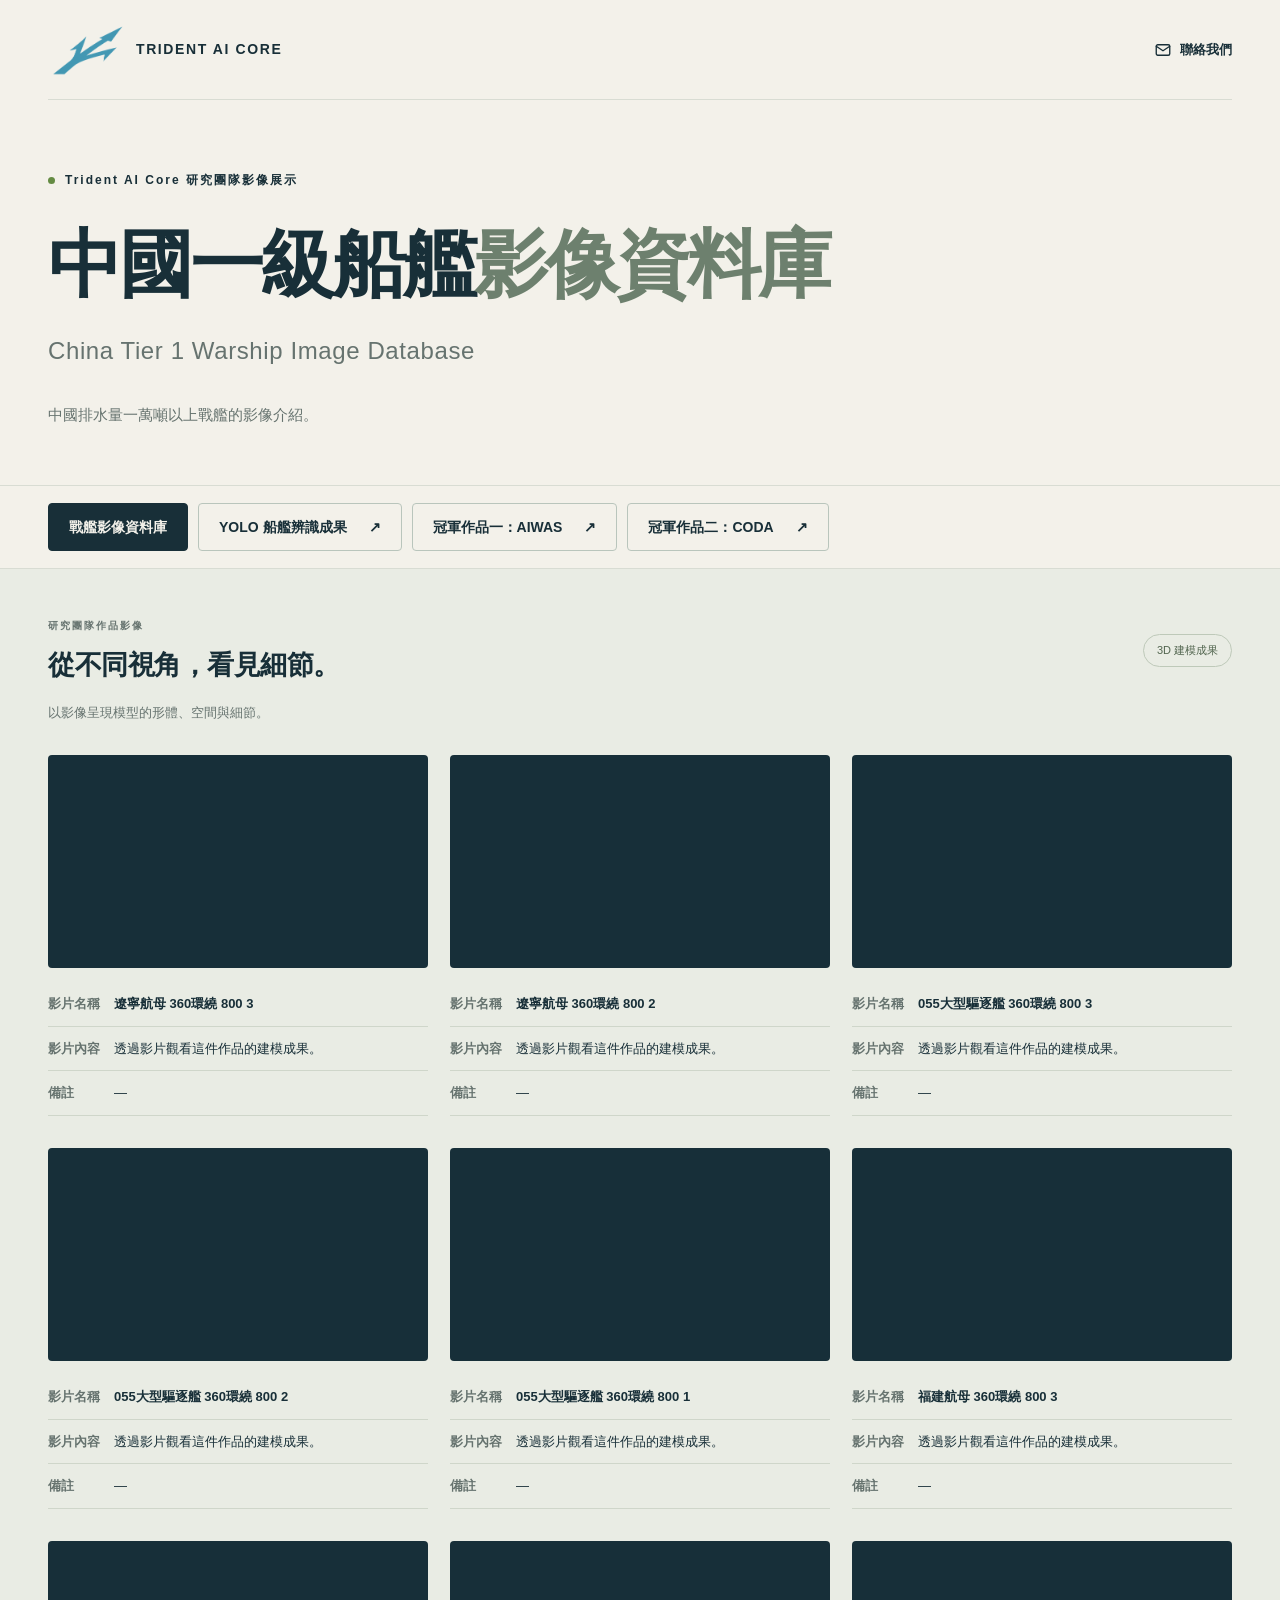
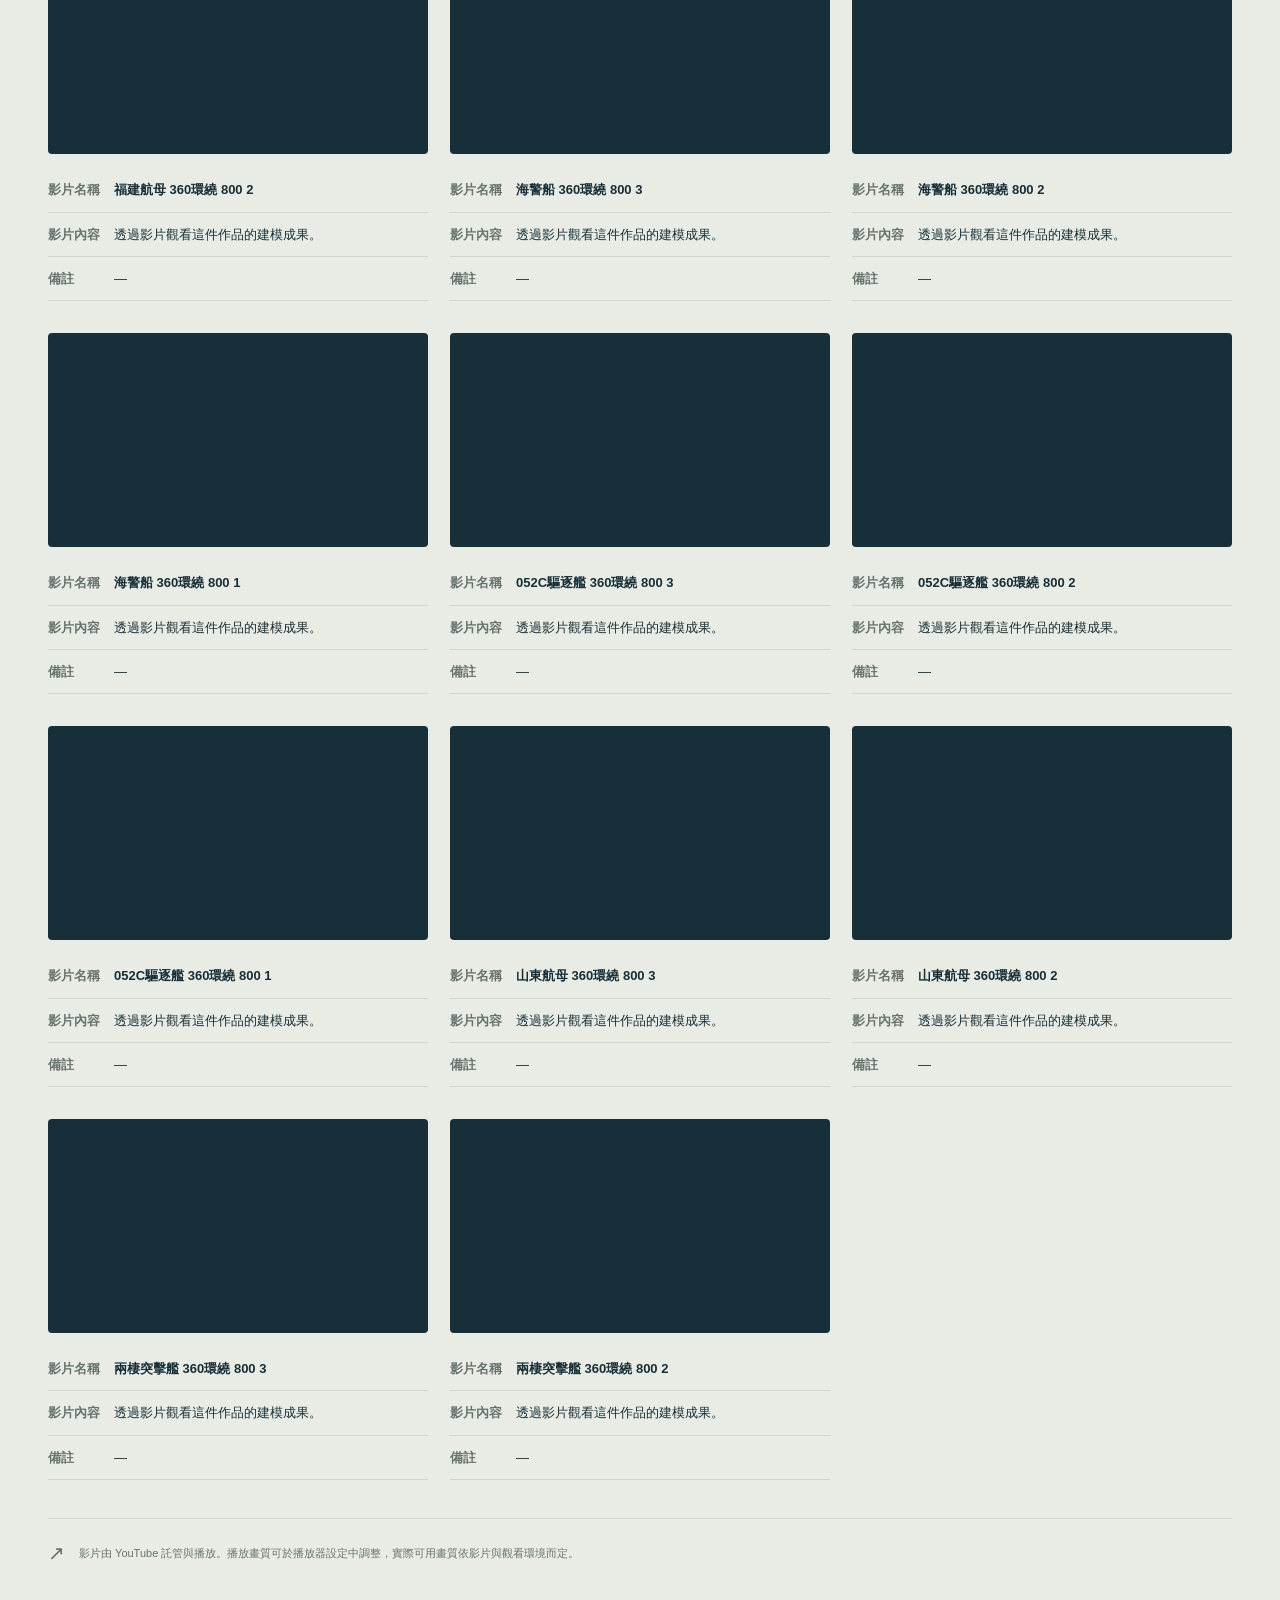
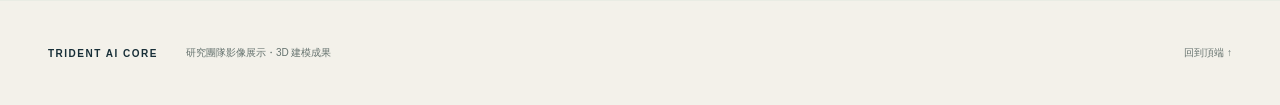
<file: index.html>
<!doctype html>
<html lang="zh-Hant">
<head>
  <meta charset="utf-8">
  <meta name="viewport" content="width=device-width, initial-scale=1">
  <meta name="description" content="Trident AI Core｜AI影像辨識與Edge AI">
  <meta property="og:type" content="website">
  <meta property="og:site_name" content="Trident AI Core">
  <meta property="og:title" content="Trident AI Core">
  <meta property="og:description" content="Trident AI Core｜AI影像辨識與Edge AI">
  <meta property="og:url" content="https://jmis0532.github.io/Trident-AI-Core/">
  <meta name="color-scheme" content="light">
  <title>Trident AI Core</title>
  <link rel="stylesheet" href="styles.css?v=16">
  <script src="videos.js?v=6" defer></script>
  <script src="app.js?v=2" defer></script>
</head>
<body>
  <header class="site-header wrap">
    <a class="brand" href="./" aria-label="Trident AI Core 首頁"><img class="brand-logo" src="Trident%20AI%20Core%20LOGO/Logo-transparent.png" width="76" height="54" alt="Trident AI Core 研究團隊標誌"> TRIDENT AI CORE</a>
    <a class="nav-link contact-link" href="https://mail.google.com/mail/?view=cm&amp;fs=1&amp;to=lee320808@gmail.com" target="_blank" rel="noopener noreferrer" aria-label="聯絡我們：以 Gmail 寄信至 lee320808@gmail.com（另開新視窗）"><svg class="contact-icon" viewBox="0 0 24 24" width="18" height="18" fill="none" stroke="currentColor" stroke-width="1.8" stroke-linecap="round" stroke-linejoin="round" aria-hidden="true" focusable="false"><rect x="3" y="5" width="18" height="14" rx="2"/><path d="m3 7 9 6 9-6"/></svg>聯絡我們</a>
  </header>
  <main>
    <section class="hero wrap" aria-labelledby="page-title">
      <div class="eyebrow"><span></span> Trident AI Core 研究團隊影像展示</div>
      <h1 id="page-title">中國一級船艦<span>影像資料庫</span></h1>
      <p class="hero-subtitle" lang="en">China Tier 1 Warship Image Database</p>
      <div class="hero-bottom"><p>中國排水量一萬噸以上戰艦的影像介紹。</p></div>
    </section>
    <nav class="collection-nav" aria-label="影像展示入口">
      <div class="wrap collection-links">
        <a href="./" aria-current="page">戰艦影像資料庫</a>
        <a href="yolo.html">YOLO 船艦辨識成果 <span aria-hidden="true">↗</span></a>
        <a href="aiwas.html">冠軍作品一：AIWAS <span aria-hidden="true">↗</span></a>
        <a href="coda.html">冠軍作品二：CODA <span aria-hidden="true">↗</span></a>
      </div>
    </nav>
    <section class="gallery-section" id="works" aria-labelledby="gallery-title">
      <div class="wrap">
        <div class="section-heading"><div><div class="eyebrow">研究團隊作品影像</div><h2 id="gallery-title">從不同視角，看見細節。</h2></div><span class="test-label">3D 建模成果</span></div>
        <p class="gallery-note">以影像呈現模型的形體、空間與細節。</p>
        <div class="video-grid" id="video-grid"></div>
        <noscript><p class="noscript-note">請啟用 JavaScript，以顯示影片展示欄位。</p></noscript>
        <div class="viewing-note"><span class="note-icon" aria-hidden="true">↗</span><p>影片由 YouTube 託管與播放。播放畫質可於播放器設定中調整，實際可用畫質依影片與觀看環境而定。</p></div>
      </div>
    </section>
  </main>
  <footer class="wrap"><span class="footer-brand">TRIDENT AI CORE</span><span>研究團隊影像展示・3D 建模成果</span><a href="#page-title">回到頂端 ↑</a></footer>
</body>
</html>
</file>
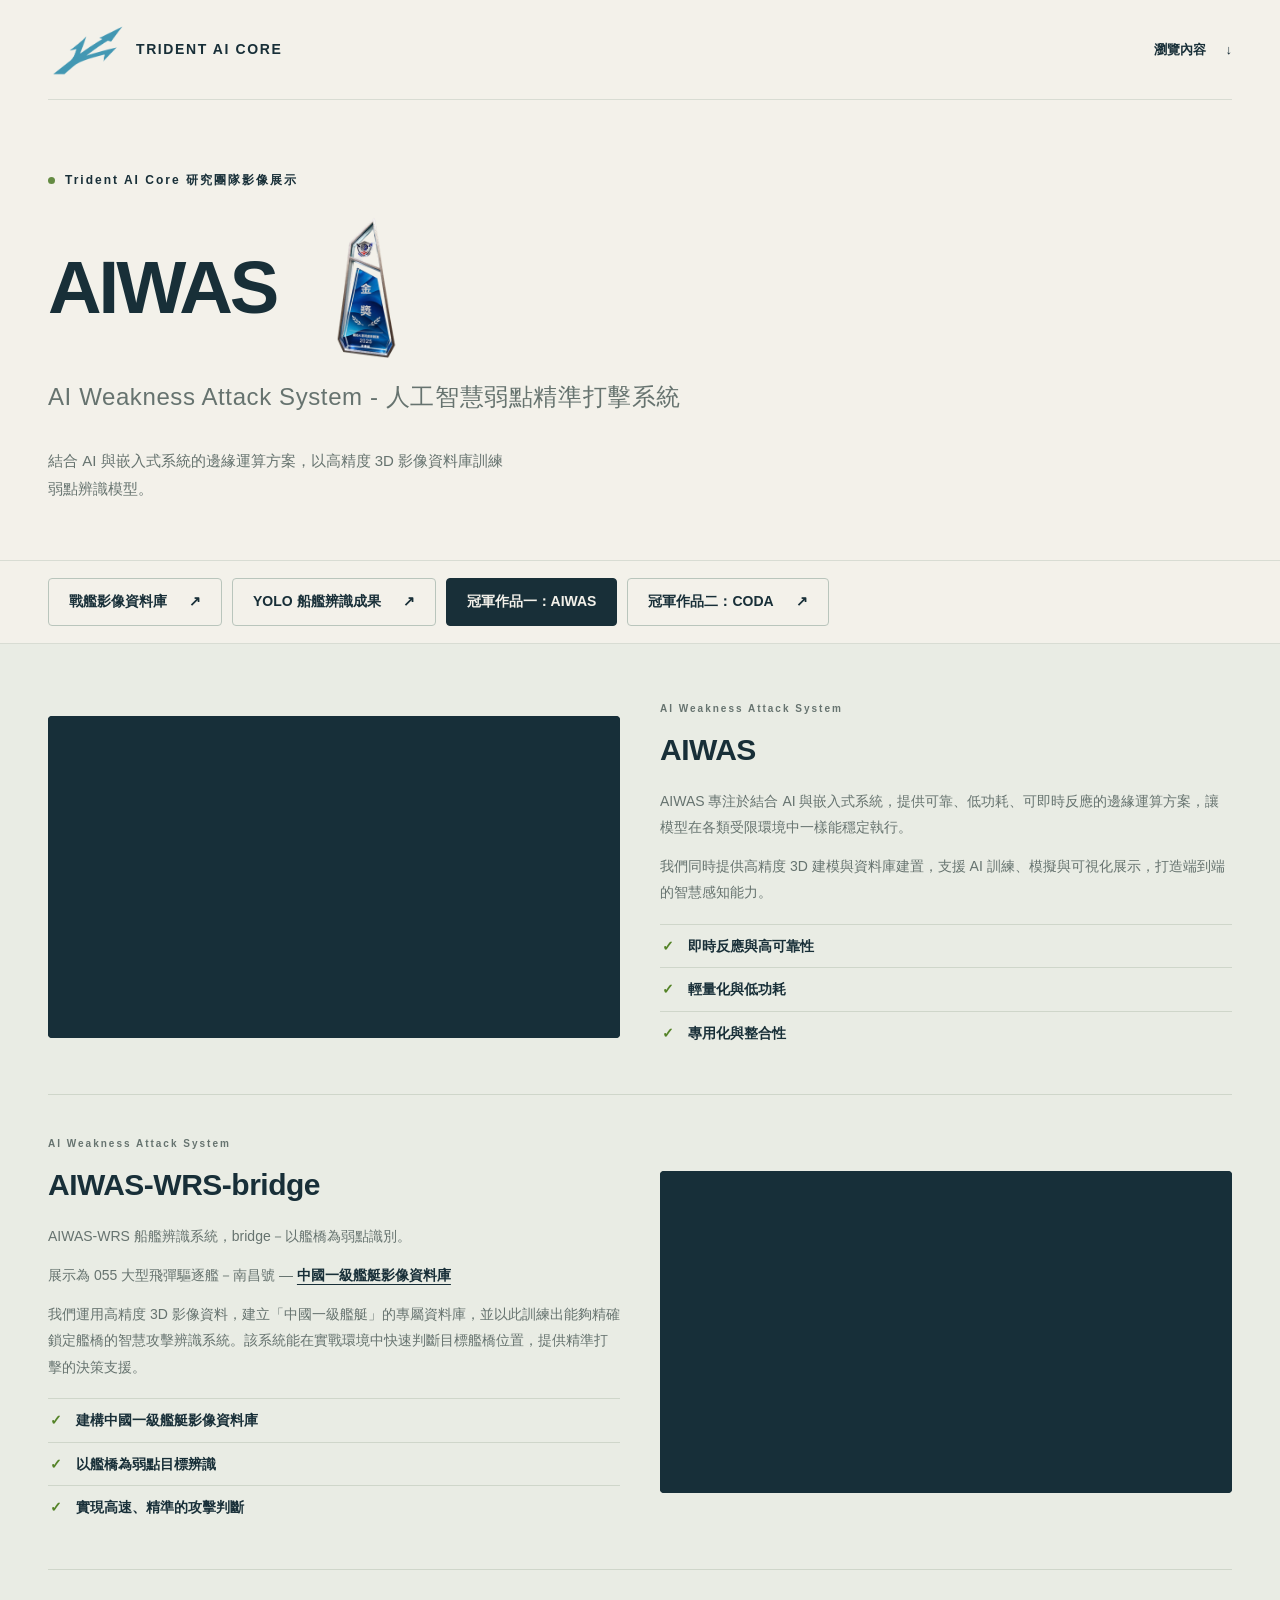
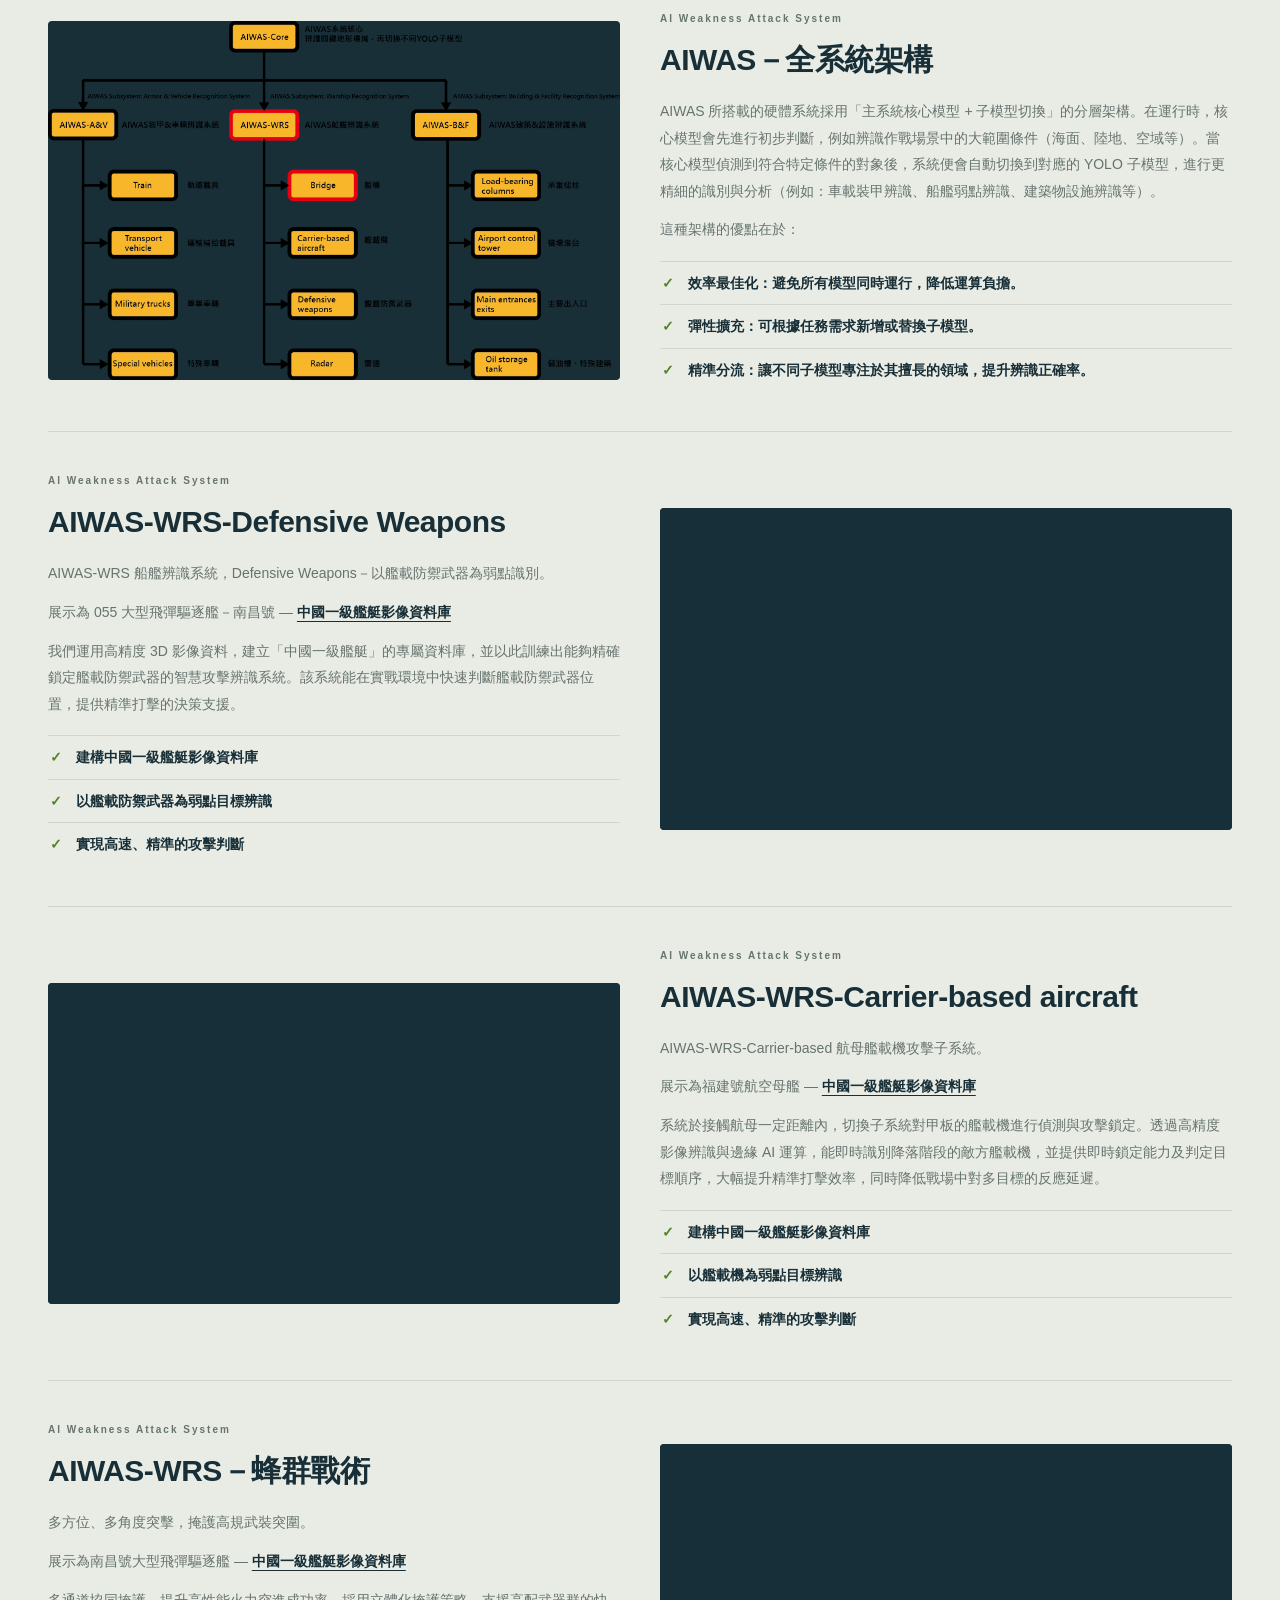
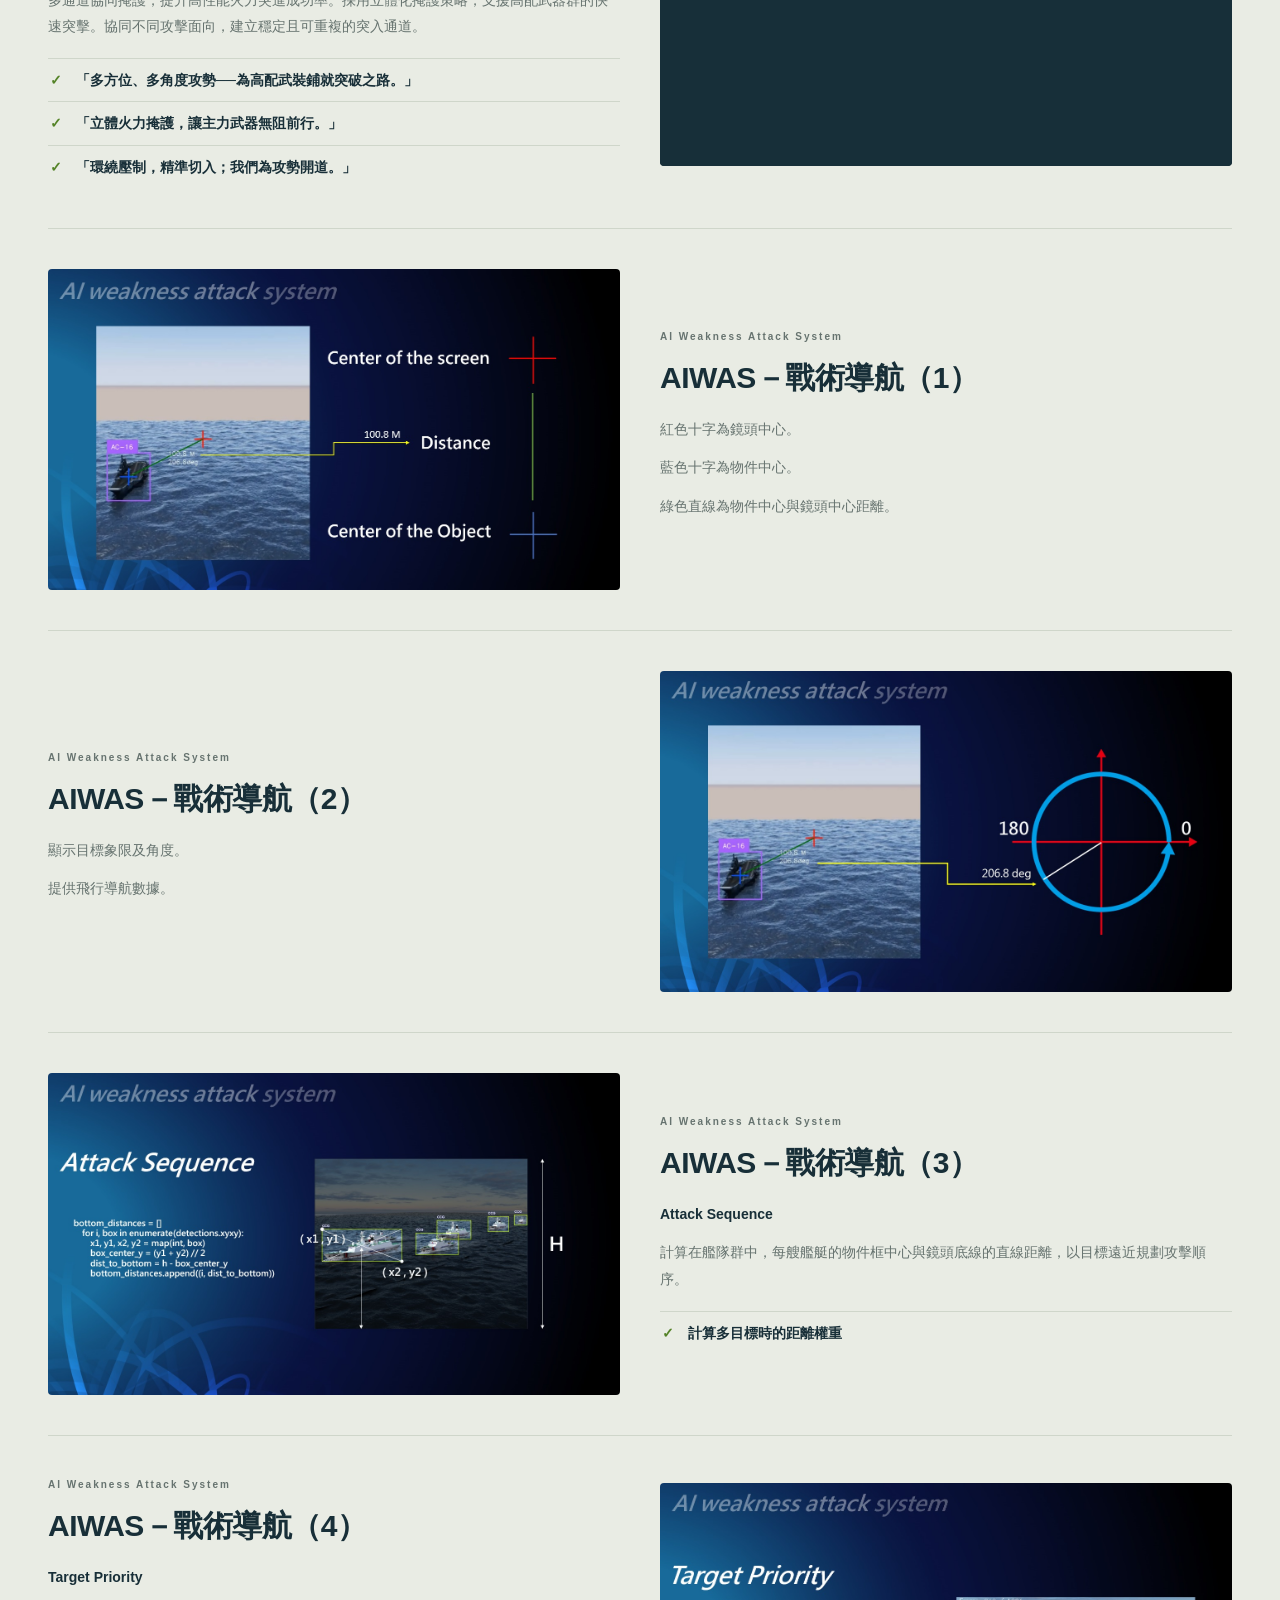
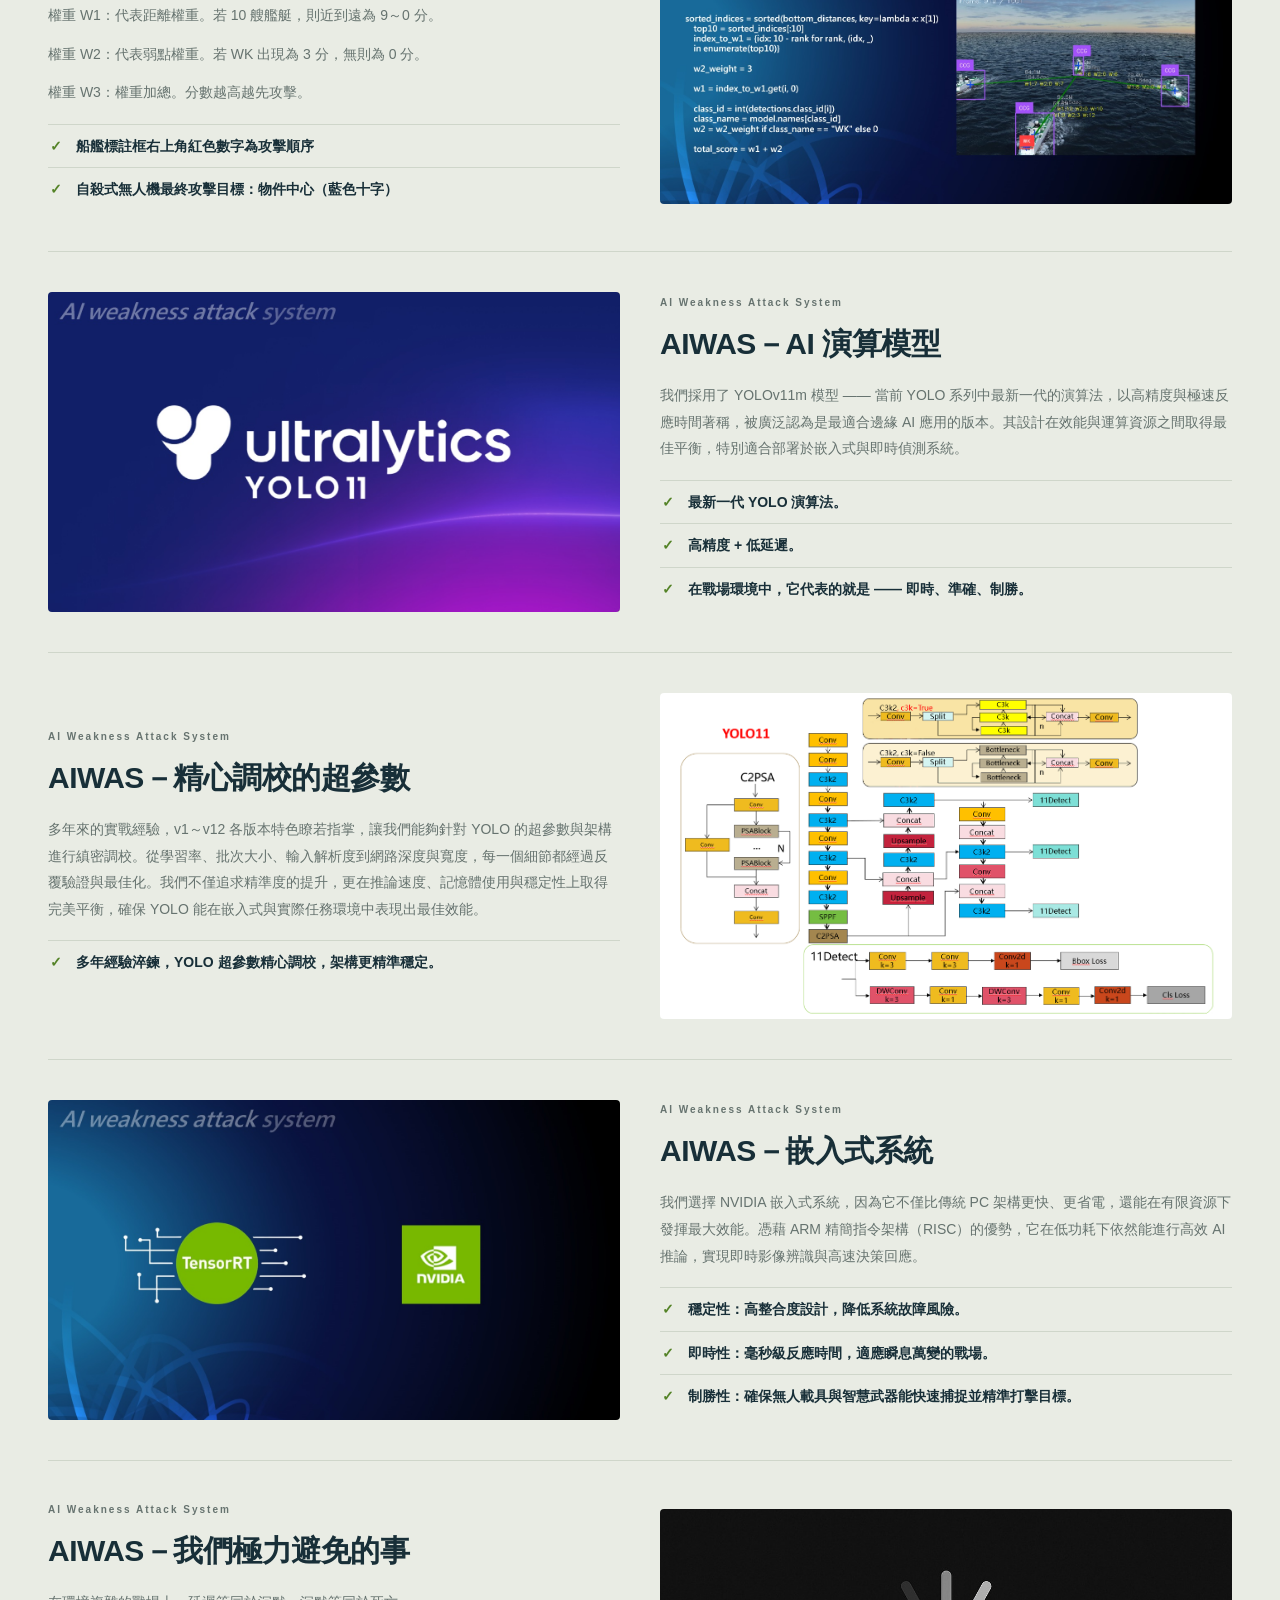
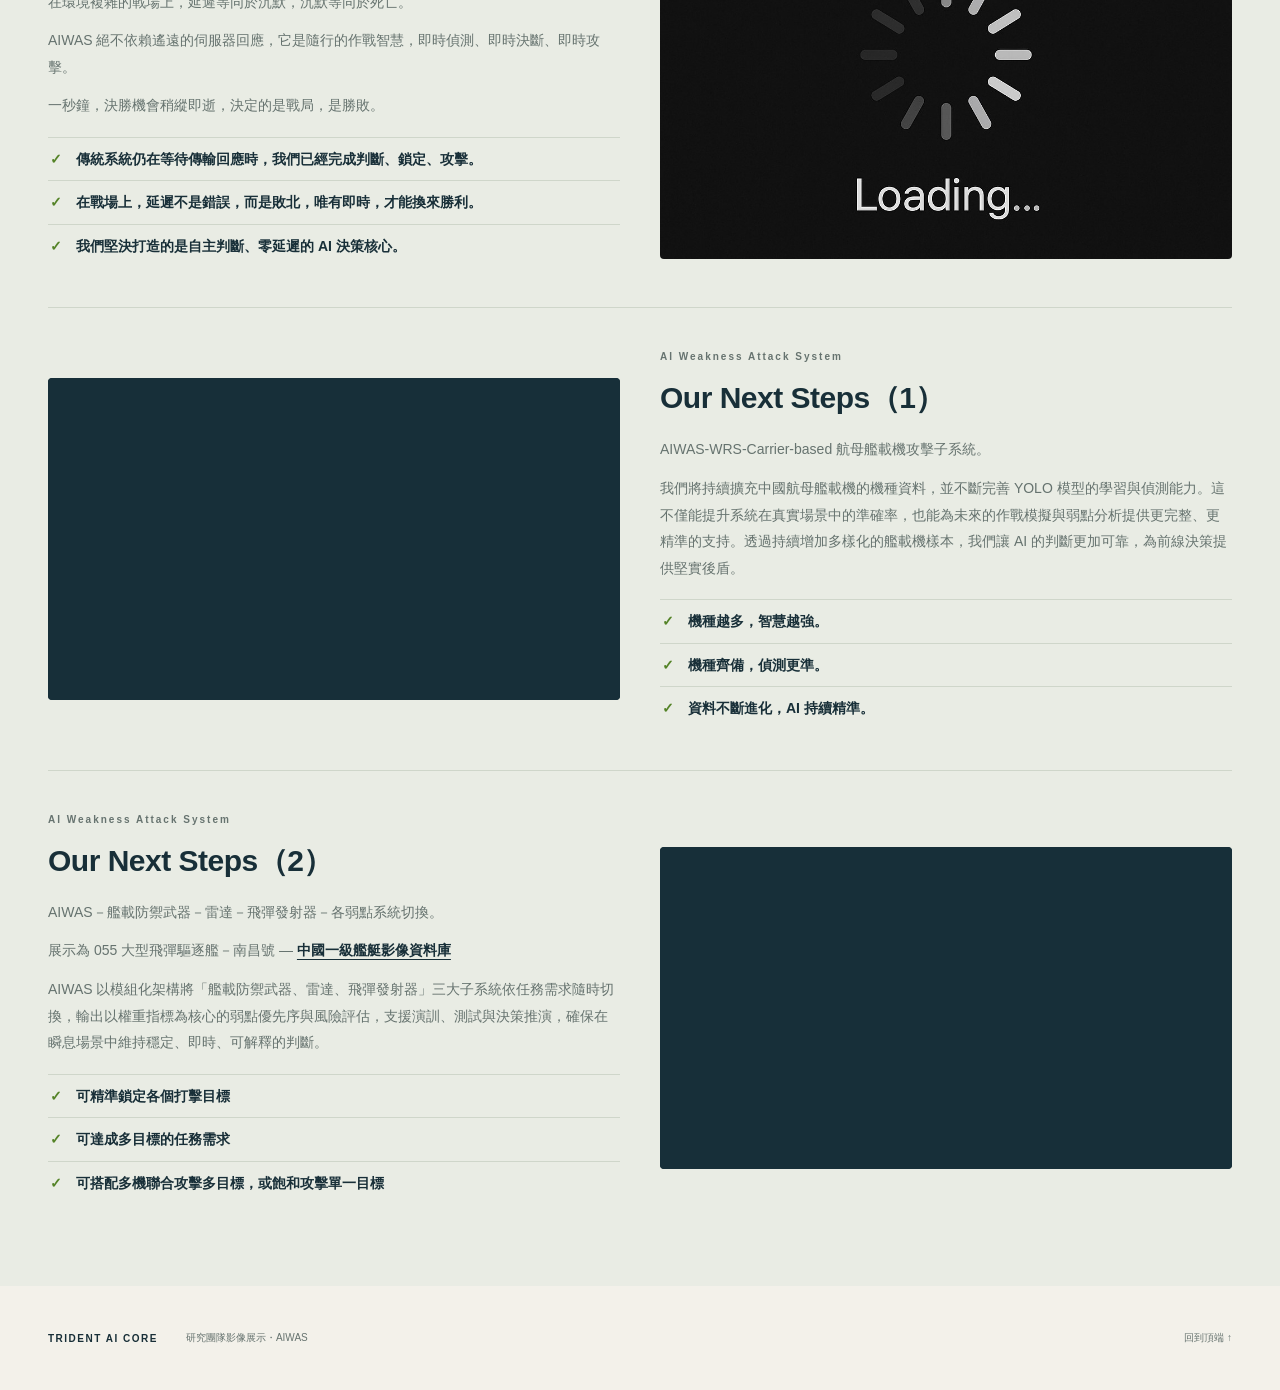
<file: aiwas.html>
<!doctype html>
<html lang="zh-Hant">
<head>
  <meta charset="utf-8">
  <meta name="viewport" content="width=device-width, initial-scale=1">
  <meta name="description" content="Trident AI Core 研究團隊 AIWAS（AI Weakness Attack System）展示：弱點辨識子系統、戰術導航、AI 演算模型與嵌入式系統。">
  <meta name="color-scheme" content="light">
  <title>Trident AI Core｜AIWAS 研究展示</title>
  <link rel="stylesheet" href="styles.css?v=16">
  <script src="aiwas-videos.js?v=2"></script>
  <script src="app.js?v=2"></script>
</head>
<body>
  <header class="site-header wrap">
    <a class="brand" href="./" aria-label="Trident AI Core 首頁"><img class="brand-logo" src="Trident%20AI%20Core%20LOGO/Logo-transparent.png" width="76" height="54" alt="Trident AI Core 研究團隊標誌"> TRIDENT AI CORE</a>
    <a class="nav-link" href="#aiwas-overview">瀏覽內容 <span aria-hidden="true">↓</span></a>
  </header>
  <main>
    <section class="hero wrap" aria-labelledby="page-title">
      <div class="eyebrow"><span></span> Trident AI Core 研究團隊影像展示</div>
      <div class="award-title">
        <h1 id="page-title">AIWAS</h1>
        <img class="award-trophy" src="assets/aiwas/award-2025.png" width="230" height="320" alt="2025 國防AI應用創新競賽 社會組 金獎獎盃">
      </div>
      <p class="hero-subtitle" lang="en">AI Weakness Attack System - 人工智慧弱點精準打擊系統</p>
      <div class="hero-bottom"><p>結合 AI 與嵌入式系統的邊緣運算方案，以高精度 3D 影像資料庫訓練弱點辨識模型。</p></div>
    </section>
    <nav class="collection-nav" aria-label="影像展示入口">
      <div class="wrap collection-links">
        <a href="./">戰艦影像資料庫 <span aria-hidden="true">↗</span></a>
        <a href="yolo.html">YOLO 船艦辨識成果 <span aria-hidden="true">↗</span></a>
        <a href="aiwas.html" aria-current="page">冠軍作品一：AIWAS</a>
        <a href="coda.html">冠軍作品二：CODA <span aria-hidden="true">↗</span></a>
      </div>
    </nav>

    <div class="research-content aiwas-content"><div class="wrap">
      <noscript><p class="noscript-note">請啟用 JavaScript，以顯示影片展示欄位。</p></noscript>

      <section class="aiwas-feature" id="aiwas-overview" aria-labelledby="f01">
        <div class="aiwas-media"><div class="video-media" data-aiwas-video="overview"></div></div>
        <div class="aiwas-text">
          <div class="eyebrow" lang="en">AI Weakness Attack System</div>
          <h2 id="f01">AIWAS</h2>
          <p>AIWAS 專注於結合 AI 與嵌入式系統，提供可靠、低功耗、可即時反應的邊緣運算方案，讓模型在各類受限環境中一樣能穩定執行。</p>
          <p>我們同時提供高精度 3D 建模與資料庫建置，支援 AI 訓練、模擬與可視化展示，打造端到端的智慧感知能力。</p>
          <ul class="aiwas-checks"><li>即時反應與高可靠性</li><li>輕量化與低功耗</li><li>專用化與整合性</li></ul>
        </div>
      </section>

      <section class="aiwas-feature" aria-labelledby="f02">
        <div class="aiwas-media"><div class="video-media" data-aiwas-video="bridge"></div></div>
        <div class="aiwas-text">
          <div class="eyebrow" lang="en">AI Weakness Attack System</div>
          <h2 id="f02">AIWAS-WRS-bridge</h2>
          <p>AIWAS-WRS 船艦辨識系統，bridge－以艦橋為弱點識別。</p>
          <p>展示為 055 大型飛彈驅逐艦－南昌號 — <a href="./">中國一級艦艇影像資料庫</a></p>
          <p>我們運用高精度 3D 影像資料，建立「中國一級艦艇」的專屬資料庫，並以此訓練出能夠精確鎖定艦橋的智慧攻擊辨識系統。該系統能在實戰環境中快速判斷目標艦橋位置，提供精準打擊的決策支援。</p>
          <ul class="aiwas-checks"><li>建構中國一級艦艇影像資料庫</li><li>以艦橋為弱點目標辨識</li><li>實現高速、精準的攻擊判斷</li></ul>
        </div>
      </section>

      <section class="aiwas-feature" aria-labelledby="f03">
        <div class="aiwas-media"><img src="assets/aiwas/AIWAS-Core.png" width="1884" height="1184" loading="lazy" alt="AIWAS 全系統架構圖"></div>
        <div class="aiwas-text">
          <div class="eyebrow" lang="en">AI Weakness Attack System</div>
          <h2 id="f03">AIWAS－全系統架構</h2>
          <p>AIWAS 所搭載的硬體系統採用「主系統核心模型 + 子模型切換」的分層架構。在運行時，核心模型會先進行初步判斷，例如辨識作戰場景中的大範圍條件（海面、陸地、空域等）。當核心模型偵測到符合特定條件的對象後，系統便會自動切換到對應的 YOLO 子模型，進行更精細的識別與分析（例如：車載裝甲辨識、船艦弱點辨識、建築物設施辨識等）。</p>
          <p>這種架構的優點在於：</p>
          <ul class="aiwas-checks"><li>效率最佳化：避免所有模型同時運行，降低運算負擔。</li><li>彈性擴充：可根據任務需求新增或替換子模型。</li><li>精準分流：讓不同子模型專注於其擅長的領域，提升辨識正確率。</li></ul>
        </div>
      </section>

      <section class="aiwas-feature" aria-labelledby="f04">
        <div class="aiwas-media"><div class="video-media" data-aiwas-video="defensive-weapons"></div></div>
        <div class="aiwas-text">
          <div class="eyebrow" lang="en">AI Weakness Attack System</div>
          <h2 id="f04">AIWAS-WRS-Defensive Weapons</h2>
          <p>AIWAS-WRS 船艦辨識系統，Defensive Weapons－以艦載防禦武器為弱點識別。</p>
          <p>展示為 055 大型飛彈驅逐艦－南昌號 — <a href="./">中國一級艦艇影像資料庫</a></p>
          <p>我們運用高精度 3D 影像資料，建立「中國一級艦艇」的專屬資料庫，並以此訓練出能夠精確鎖定艦載防禦武器的智慧攻擊辨識系統。該系統能在實戰環境中快速判斷艦載防禦武器位置，提供精準打擊的決策支援。</p>
          <ul class="aiwas-checks"><li>建構中國一級艦艇影像資料庫</li><li>以艦載防禦武器為弱點目標辨識</li><li>實現高速、精準的攻擊判斷</li></ul>
        </div>
      </section>

      <section class="aiwas-feature" aria-labelledby="f05">
        <div class="aiwas-media"><div class="video-media" data-aiwas-video="carrier-aircraft"></div></div>
        <div class="aiwas-text">
          <div class="eyebrow" lang="en">AI Weakness Attack System</div>
          <h2 id="f05">AIWAS-WRS-Carrier-based aircraft</h2>
          <p>AIWAS-WRS-Carrier-based 航母艦載機攻擊子系統。</p>
          <p>展示為福建號航空母艦 — <a href="./">中國一級艦艇影像資料庫</a></p>
          <p>系統於接觸航母一定距離內，切換子系統對甲板的艦載機進行偵測與攻擊鎖定。透過高精度影像辨識與邊緣 AI 運算，能即時識別降落階段的敵方艦載機，並提供即時鎖定能力及判定目標順序，大幅提升精準打擊效率，同時降低戰場中對多目標的反應延遲。</p>
          <ul class="aiwas-checks"><li>建構中國一級艦艇影像資料庫</li><li>以艦載機為弱點目標辨識</li><li>實現高速、精準的攻擊判斷</li></ul>
        </div>
      </section>

      <section class="aiwas-feature" aria-labelledby="f06">
        <div class="aiwas-media"><div class="video-media" data-aiwas-video="swarm"></div></div>
        <div class="aiwas-text">
          <div class="eyebrow" lang="en">AI Weakness Attack System</div>
          <h2 id="f06">AIWAS-WRS－蜂群戰術</h2>
          <p>多方位、多角度突擊，掩護高規武裝突圍。</p>
          <p>展示為南昌號大型飛彈驅逐艦 — <a href="./">中國一級艦艇影像資料庫</a></p>
          <p>多通道協同掩護，提升高性能火力突進成功率。採用立體化掩護策略，支援高配武器群的快速突擊。協同不同攻擊面向，建立穩定且可重複的突入通道。</p>
          <ul class="aiwas-checks"><li>「多方位、多角度攻勢──為高配武裝鋪就突破之路。」</li><li>「立體火力掩護，讓主力武器無阻前行。」</li><li>「環繞壓制，精準切入；我們為攻勢開道。」</li></ul>
        </div>
      </section>

      <section class="aiwas-feature" aria-labelledby="f07">
        <div class="aiwas-media"><img src="assets/aiwas/center.jpg" width="1374" height="771" loading="lazy" alt="戰術導航畫面：鏡頭中心、物件中心與距離線"></div>
        <div class="aiwas-text">
          <div class="eyebrow" lang="en">AI Weakness Attack System</div>
          <h2 id="f07">AIWAS－戰術導航（1）</h2>
          <p>紅色十字為鏡頭中心。</p>
          <p>藍色十字為物件中心。</p>
          <p>綠色直線為物件中心與鏡頭中心距離。</p>
        </div>
      </section>

      <section class="aiwas-feature" aria-labelledby="f08">
        <div class="aiwas-media"><img src="assets/aiwas/center-02.jpg" width="1382" height="774" loading="lazy" alt="戰術導航畫面：目標象限及角度"></div>
        <div class="aiwas-text">
          <div class="eyebrow" lang="en">AI Weakness Attack System</div>
          <h2 id="f08">AIWAS－戰術導航（2）</h2>
          <p>顯示目標象限及角度。</p>
          <p>提供飛行導航數據。</p>
        </div>
      </section>

      <section class="aiwas-feature" aria-labelledby="f09">
        <div class="aiwas-media"><img src="assets/aiwas/center-03.jpg" width="1382" height="778" loading="lazy" alt="戰術導航畫面：Attack Sequence"></div>
        <div class="aiwas-text">
          <div class="eyebrow" lang="en">AI Weakness Attack System</div>
          <h2 id="f09">AIWAS－戰術導航（3）</h2>
          <p lang="en"><strong>Attack Sequence</strong></p>
          <p>計算在艦隊群中，每艘艦艇的物件框中心與鏡頭底線的直線距離，以目標遠近規劃攻擊順序。</p>
          <ul class="aiwas-checks"><li>計算多目標時的距離權重</li></ul>
        </div>
      </section>

      <section class="aiwas-feature" aria-labelledby="f10">
        <div class="aiwas-media"><img src="assets/aiwas/center-04.jpg" width="1381" height="776" loading="lazy" alt="戰術導航畫面：Target Priority"></div>
        <div class="aiwas-text">
          <div class="eyebrow" lang="en">AI Weakness Attack System</div>
          <h2 id="f10">AIWAS－戰術導航（4）</h2>
          <p lang="en"><strong>Target Priority</strong></p>
          <p>權重 W1：代表距離權重。若 10 艘艦艇，則近到遠為 9～0 分。</p>
          <p>權重 W2：代表弱點權重。若 WK 出現為 3 分，無則為 0 分。</p>
          <p>權重 W3：權重加總。分數越高越先攻擊。</p>
          <ul class="aiwas-checks"><li>船艦標註框右上角紅色數字為攻擊順序</li><li>自殺式無人機最終攻擊目標：物件中心（藍色十字）</li></ul>
        </div>
      </section>

      <section class="aiwas-feature" aria-labelledby="f11">
        <div class="aiwas-media"><img src="assets/aiwas/yolov11.jpg" width="1380" height="773" loading="lazy" alt="YOLOv11 模型示意圖"></div>
        <div class="aiwas-text">
          <div class="eyebrow" lang="en">AI Weakness Attack System</div>
          <h2 id="f11">AIWAS－AI 演算模型</h2>
          <p>我們採用了 YOLOv11m 模型 —— 當前 YOLO 系列中最新一代的演算法，以高精度與極速反應時間著稱，被廣泛認為是最適合邊緣 AI 應用的版本。其設計在效能與運算資源之間取得最佳平衡，特別適合部署於嵌入式與即時偵測系統。</p>
          <ul class="aiwas-checks"><li>最新一代 YOLO 演算法。</li><li>高精度 + 低延遲。</li><li>在戰場環境中，它代表的就是 —— 即時、準確、制勝。</li></ul>
        </div>
      </section>

      <section class="aiwas-feature" aria-labelledby="f12">
        <div class="aiwas-media"><img src="assets/aiwas/YOLO11.png" width="1285" height="731" loading="lazy" alt="YOLO11 超參數調校示意圖"></div>
        <div class="aiwas-text">
          <div class="eyebrow" lang="en">AI Weakness Attack System</div>
          <h2 id="f12">AIWAS－精心調校的超參數</h2>
          <p>多年來的實戰經驗，v1～v12 各版本特色瞭若指掌，讓我們能夠針對 YOLO 的超參數與架構進行縝密調校。從學習率、批次大小、輸入解析度到網路深度與寬度，每一個細節都經過反覆驗證與最佳化。我們不僅追求精準度的提升，更在推論速度、記憶體使用與穩定性上取得完美平衡，確保 YOLO 能在嵌入式與實際任務環境中表現出最佳效能。</p>
          <ul class="aiwas-checks"><li>多年經驗淬鍊，YOLO 超參數精心調校，架構更精準穩定。</li></ul>
        </div>
      </section>

      <section class="aiwas-feature" aria-labelledby="f13">
        <div class="aiwas-media"><img src="assets/aiwas/nvidia.jpg" width="1384" height="774" loading="lazy" alt="NVIDIA 嵌入式系統"></div>
        <div class="aiwas-text">
          <div class="eyebrow" lang="en">AI Weakness Attack System</div>
          <h2 id="f13">AIWAS－嵌入式系統</h2>
          <p>我們選擇 NVIDIA 嵌入式系統，因為它不僅比傳統 PC 架構更快、更省電，還能在有限資源下發揮最大效能。憑藉 ARM 精簡指令架構（RISC）的優勢，它在低功耗下依然能進行高效 AI 推論，實現即時影像辨識與高速決策回應。</p>
          <ul class="aiwas-checks"><li>穩定性：高整合度設計，降低系統故障風險。</li><li>即時性：毫秒級反應時間，適應瞬息萬變的戰場。</li><li>制勝性：確保無人載具與智慧武器能快速捕捉並精準打擊目標。</li></ul>
        </div>
      </section>

      <section class="aiwas-feature" aria-labelledby="f14">
        <div class="aiwas-media"><img src="assets/aiwas/loading.jpg" width="1024" height="626" loading="lazy" alt="伺服器回應延遲示意圖"></div>
        <div class="aiwas-text">
          <div class="eyebrow" lang="en">AI Weakness Attack System</div>
          <h2 id="f14">AIWAS－我們極力避免的事</h2>
          <p>在環境複雜的戰場上，延遲等同於沉默，沉默等同於死亡。</p>
          <p>AIWAS 絕不依賴遙遠的伺服器回應，它是隨行的作戰智慧，即時偵測、即時決斷、即時攻擊。</p>
          <p>一秒鐘，決勝機會稍縱即逝，決定的是戰局，是勝敗。</p>
          <ul class="aiwas-checks"><li>傳統系統仍在等待傳輸回應時，我們已經完成判斷、鎖定、攻擊。</li><li>在戰場上，延遲不是錯誤，而是敗北，唯有即時，才能換來勝利。</li><li>我們堅決打造的是自主判斷、零延遲的 AI 決策核心。</li></ul>
        </div>
      </section>

      <section class="aiwas-feature" aria-labelledby="f15">
        <div class="aiwas-media"><div class="video-media" data-aiwas-video="next-carrier"></div></div>
        <div class="aiwas-text">
          <div class="eyebrow" lang="en">AI Weakness Attack System</div>
          <h2 id="f15" lang="en">Our Next Steps（1）</h2>
          <p>AIWAS-WRS-Carrier-based 航母艦載機攻擊子系統。</p>
          <p>我們將持續擴充中國航母艦載機的機種資料，並不斷完善 YOLO 模型的學習與偵測能力。這不僅能提升系統在真實場景中的準確率，也能為未來的作戰模擬與弱點分析提供更完整、更精準的支持。透過持續增加多樣化的艦載機樣本，我們讓 AI 的判斷更加可靠，為前線決策提供堅實後盾。</p>
          <ul class="aiwas-checks"><li>機種越多，智慧越強。</li><li>機種齊備，偵測更準。</li><li>資料不斷進化，AI 持續精準。</li></ul>
        </div>
      </section>

      <section class="aiwas-feature" aria-labelledby="f16">
        <div class="aiwas-media"><div class="video-media" data-aiwas-video="next-switching"></div></div>
        <div class="aiwas-text">
          <div class="eyebrow" lang="en">AI Weakness Attack System</div>
          <h2 id="f16" lang="en">Our Next Steps（2）</h2>
          <p>AIWAS－艦載防禦武器－雷達－飛彈發射器－各弱點系統切換。</p>
          <p>展示為 055 大型飛彈驅逐艦－南昌號 — <a href="./">中國一級艦艇影像資料庫</a></p>
          <p>AIWAS 以模組化架構將「艦載防禦武器、雷達、飛彈發射器」三大子系統依任務需求隨時切換，輸出以權重指標為核心的弱點優先序與風險評估，支援演訓、測試與決策推演，確保在瞬息場景中維持穩定、即時、可解釋的判斷。</p>
          <ul class="aiwas-checks"><li>可精準鎖定各個打擊目標</li><li>可達成多目標的任務需求</li><li>可搭配多機聯合攻擊多目標，或飽和攻擊單一目標</li></ul>
        </div>
      </section>

    </div></div>
  </main>
  <footer class="wrap"><span class="footer-brand">TRIDENT AI CORE</span><span>研究團隊影像展示・AIWAS</span><a href="#page-title">回到頂端 ↑</a></footer>
  <script>
  // 依 aiwas-videos.js 設定建立 YouTube 內嵌播放器；未設定時顯示待設定佔位。
  (function () {
    var config = window.AIWAS_VIDEOS || {};
    var slots = document.querySelectorAll("[data-aiwas-video]");
    for (var i = 0; i < slots.length; i++) {
      var slot = slots[i], item = config[slot.getAttribute("data-aiwas-video")] || {};
      var id = typeof getYouTubeId === "function" ? getYouTubeId(item.youtube) : null;
      if (id) {
        var frame = document.createElement("iframe");
        frame.src = "https://www.youtube-nocookie.com/embed/" + id;
        frame.title = item.title || "AIWAS 展示影片";
        frame.loading = "lazy";
        frame.allow = "accelerometer; autoplay; clipboard-write; encrypted-media; gyroscope; picture-in-picture; web-share";
        frame.referrerPolicy = "strict-origin-when-cross-origin";
        frame.allowFullscreen = true;
        slot.appendChild(frame);
      } else {
        slot.className += " placeholder variation-" + (i % 3);
        slot.innerHTML = '<span class="slot-number">' + String(i + 1).padStart(2, "0") + '</span><div class="wire-cube" aria-hidden="true"><span></span><span></span><span></span></div><span class="slot-status"></span>';
        slot.querySelector(".slot-status").textContent = item.youtube ? "影片連結需要確認" : "影片待設定";
      }
    }
  })();
  </script>
</body>
</html>
</file>
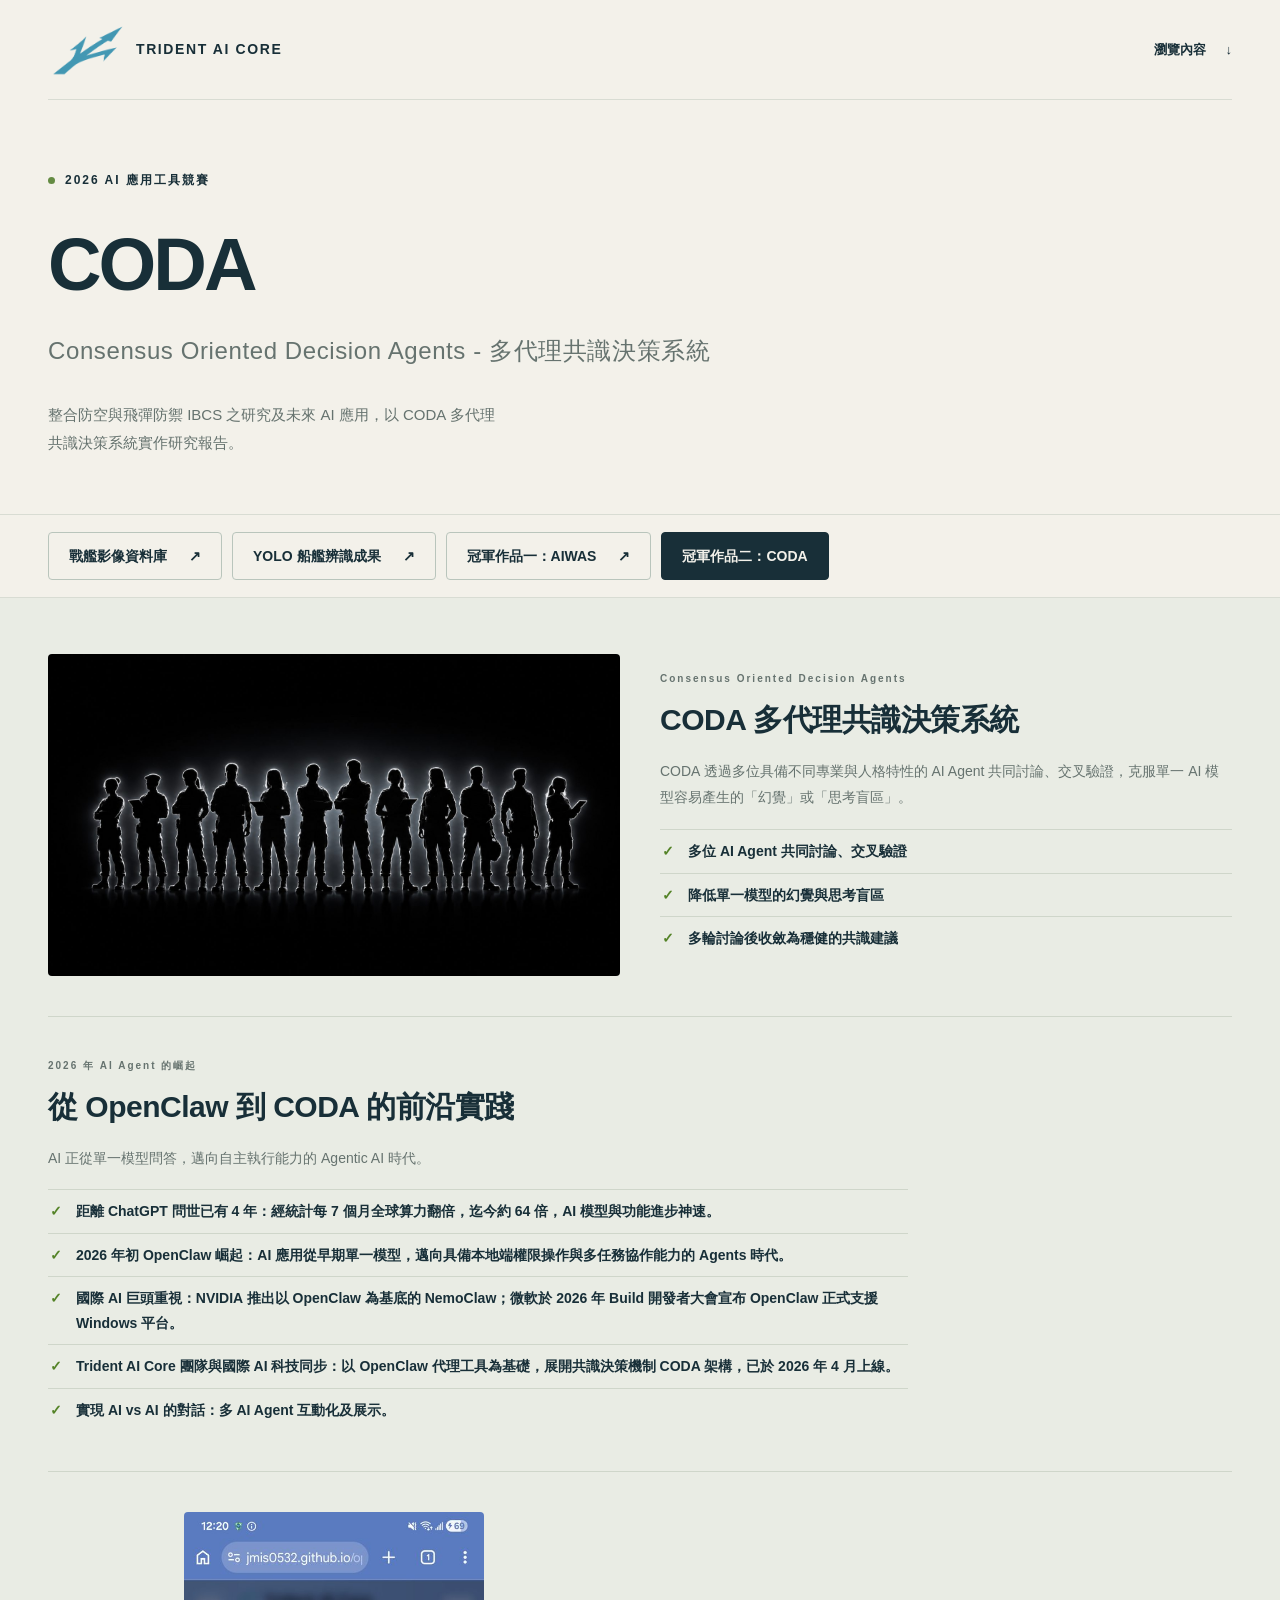
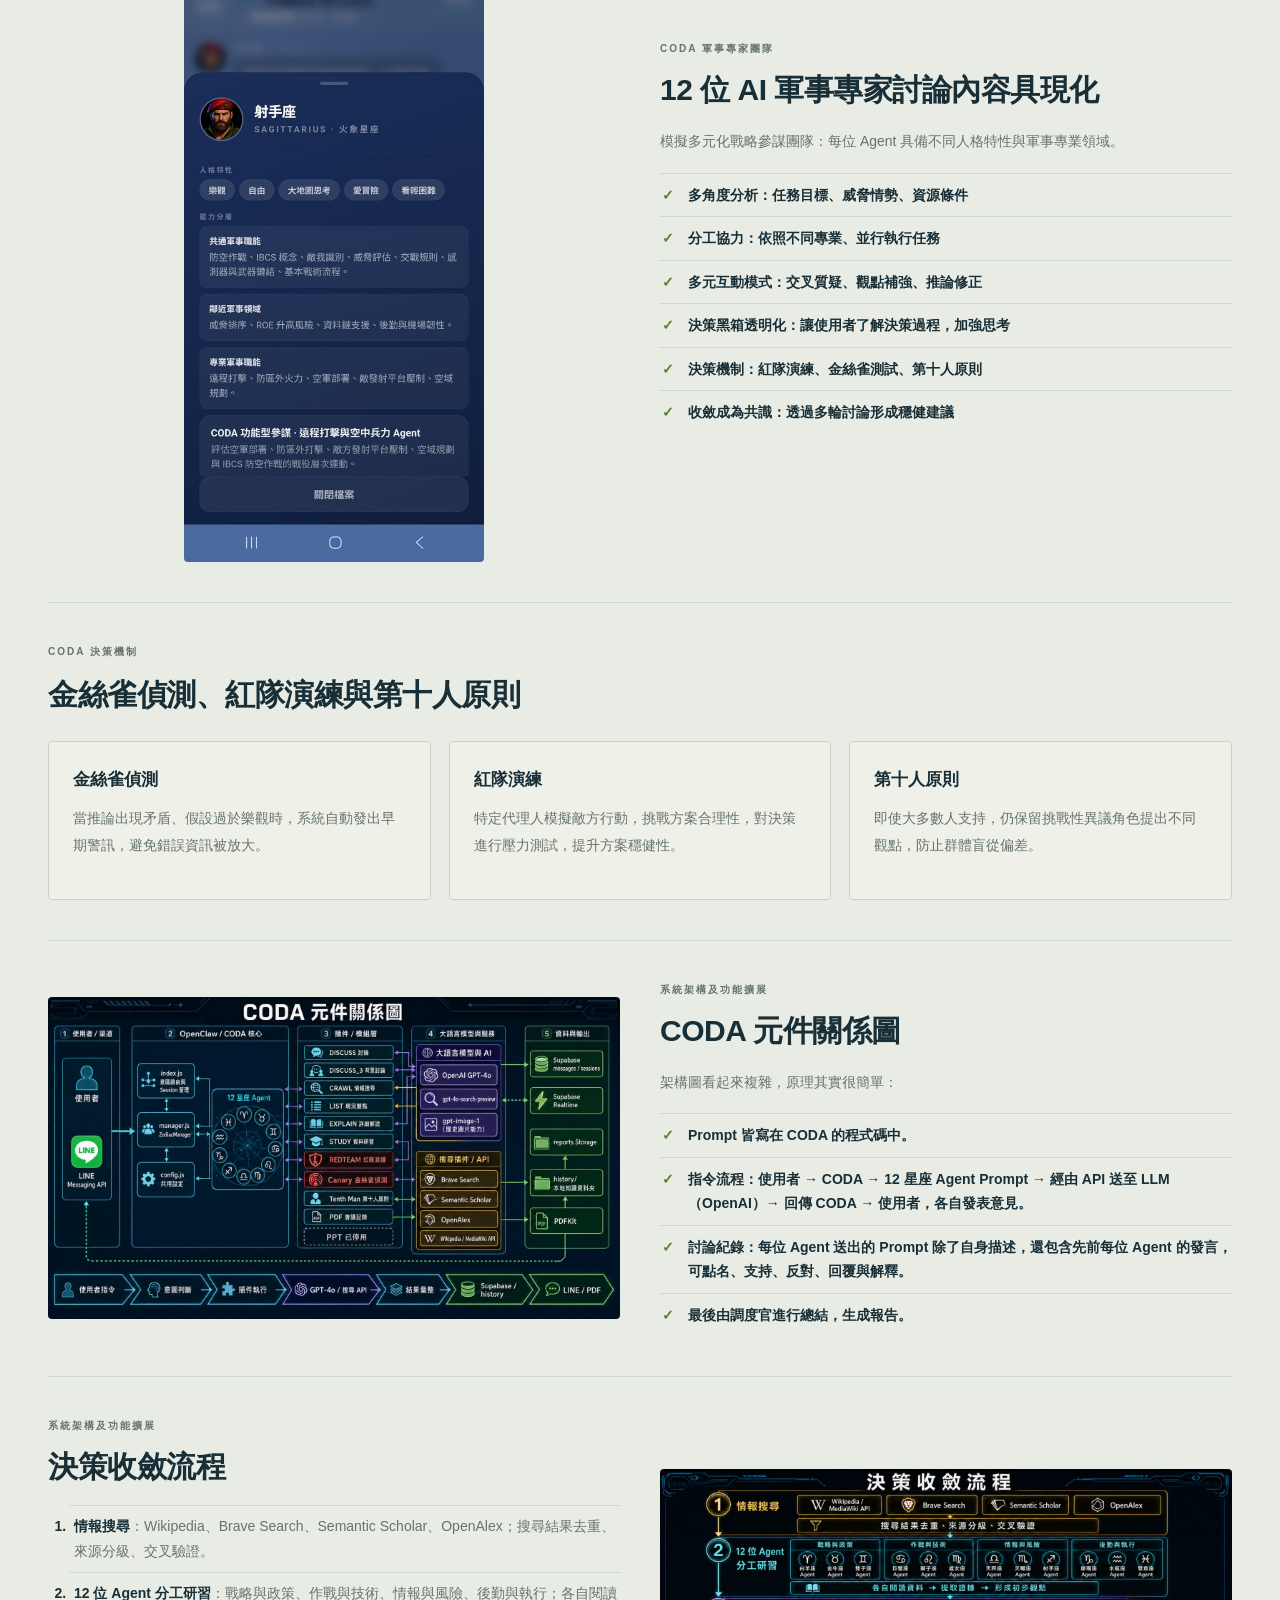
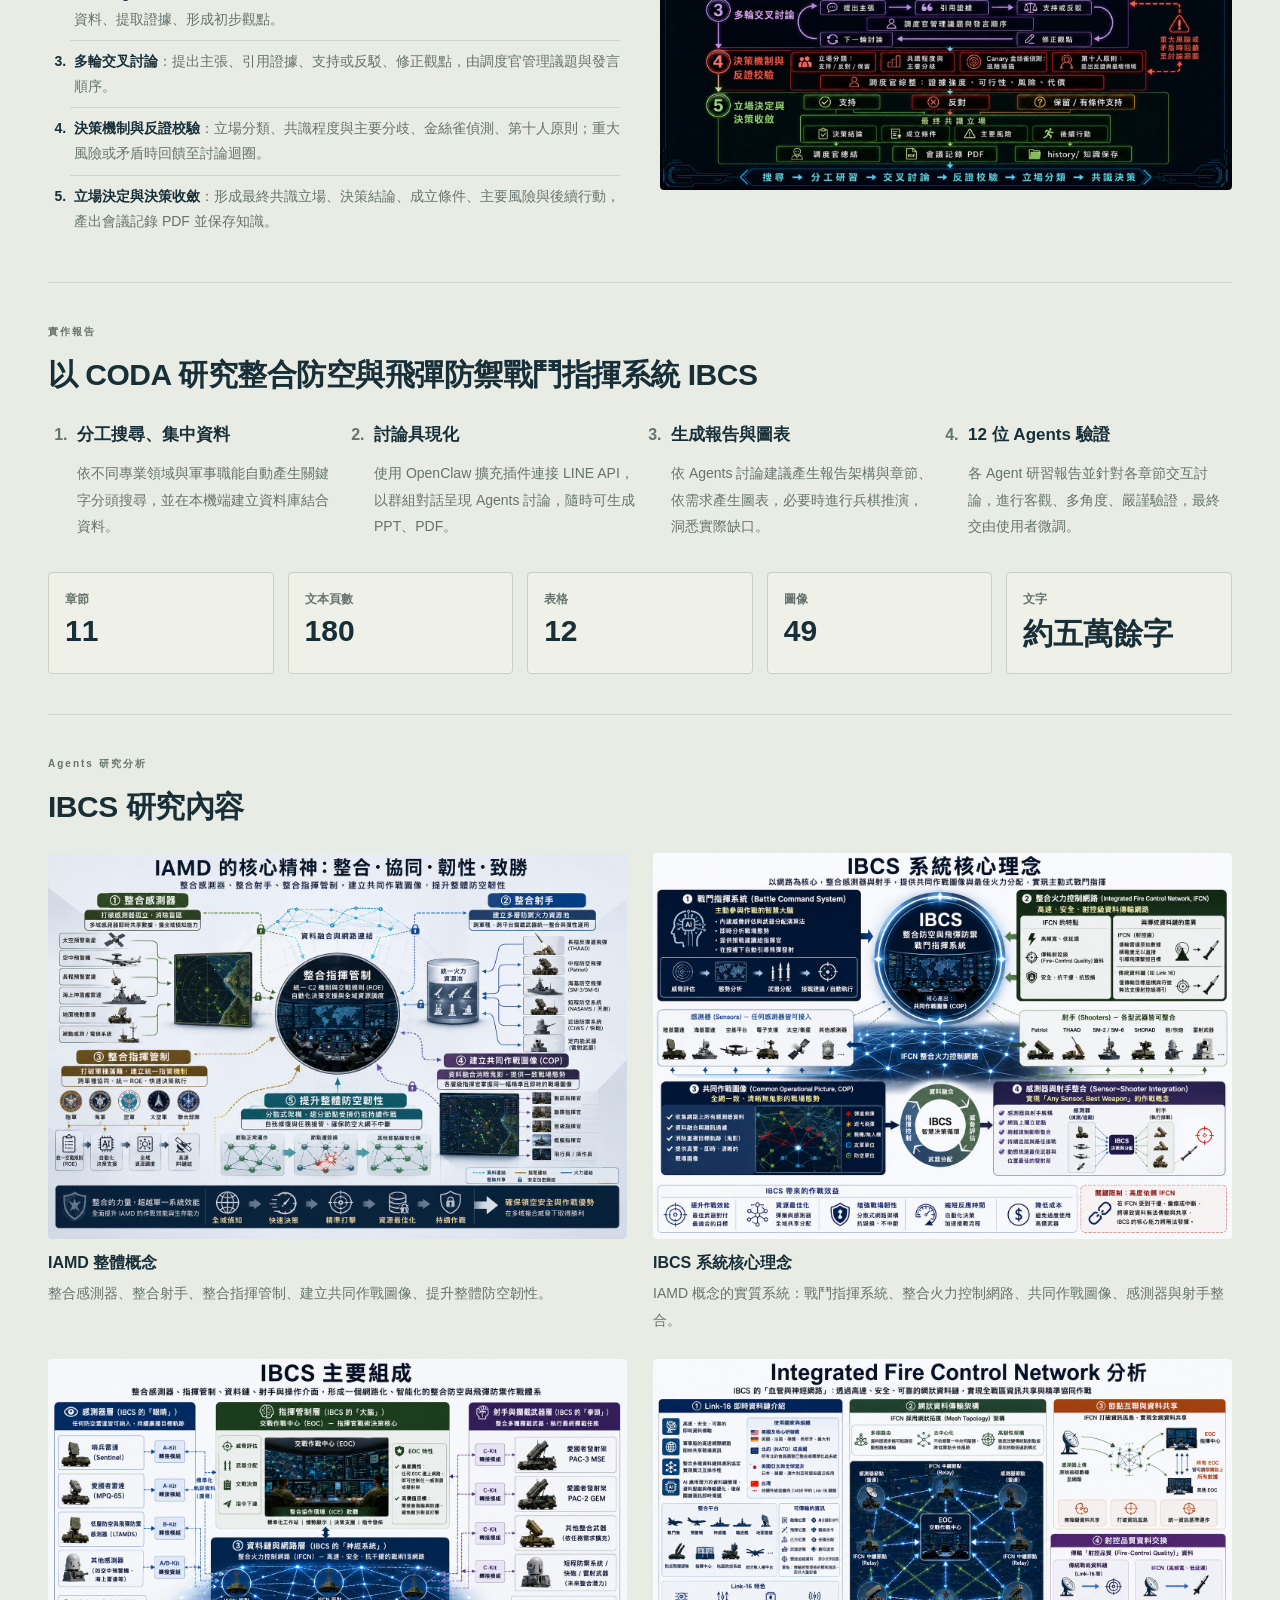
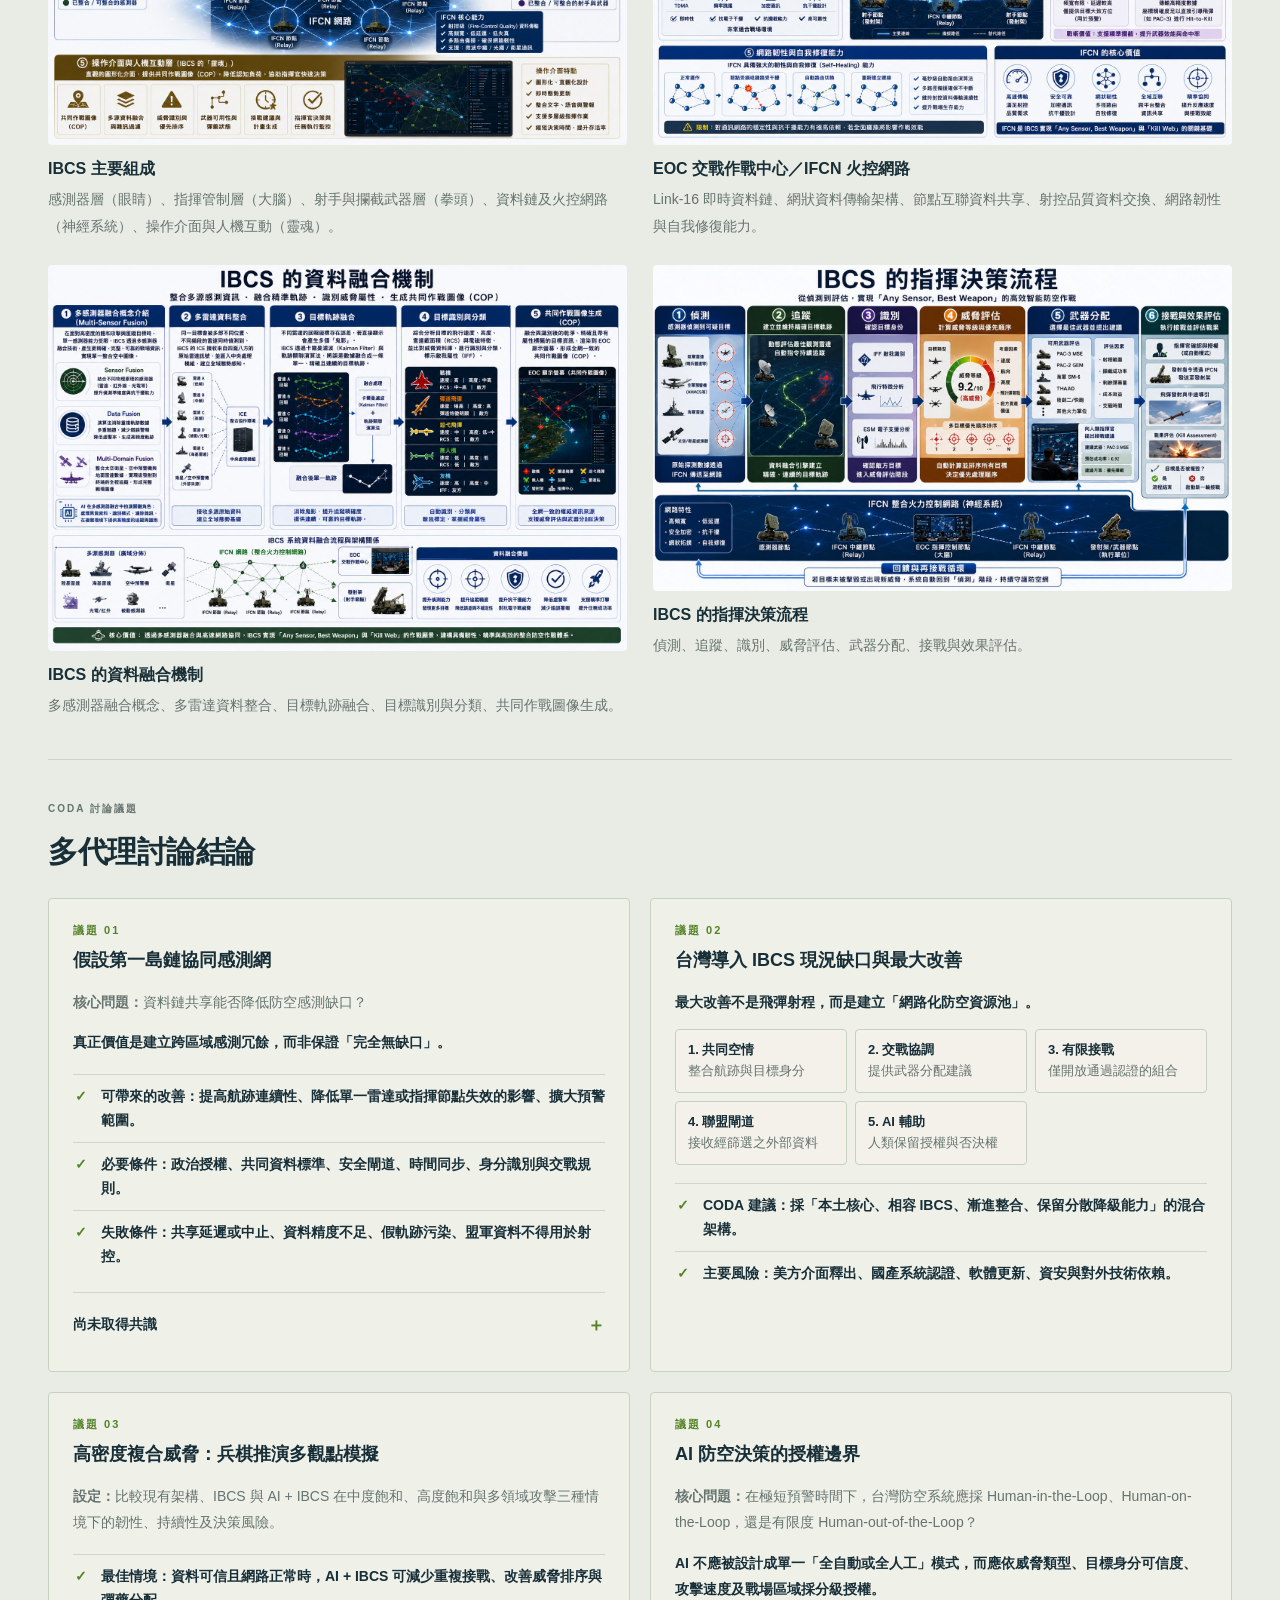
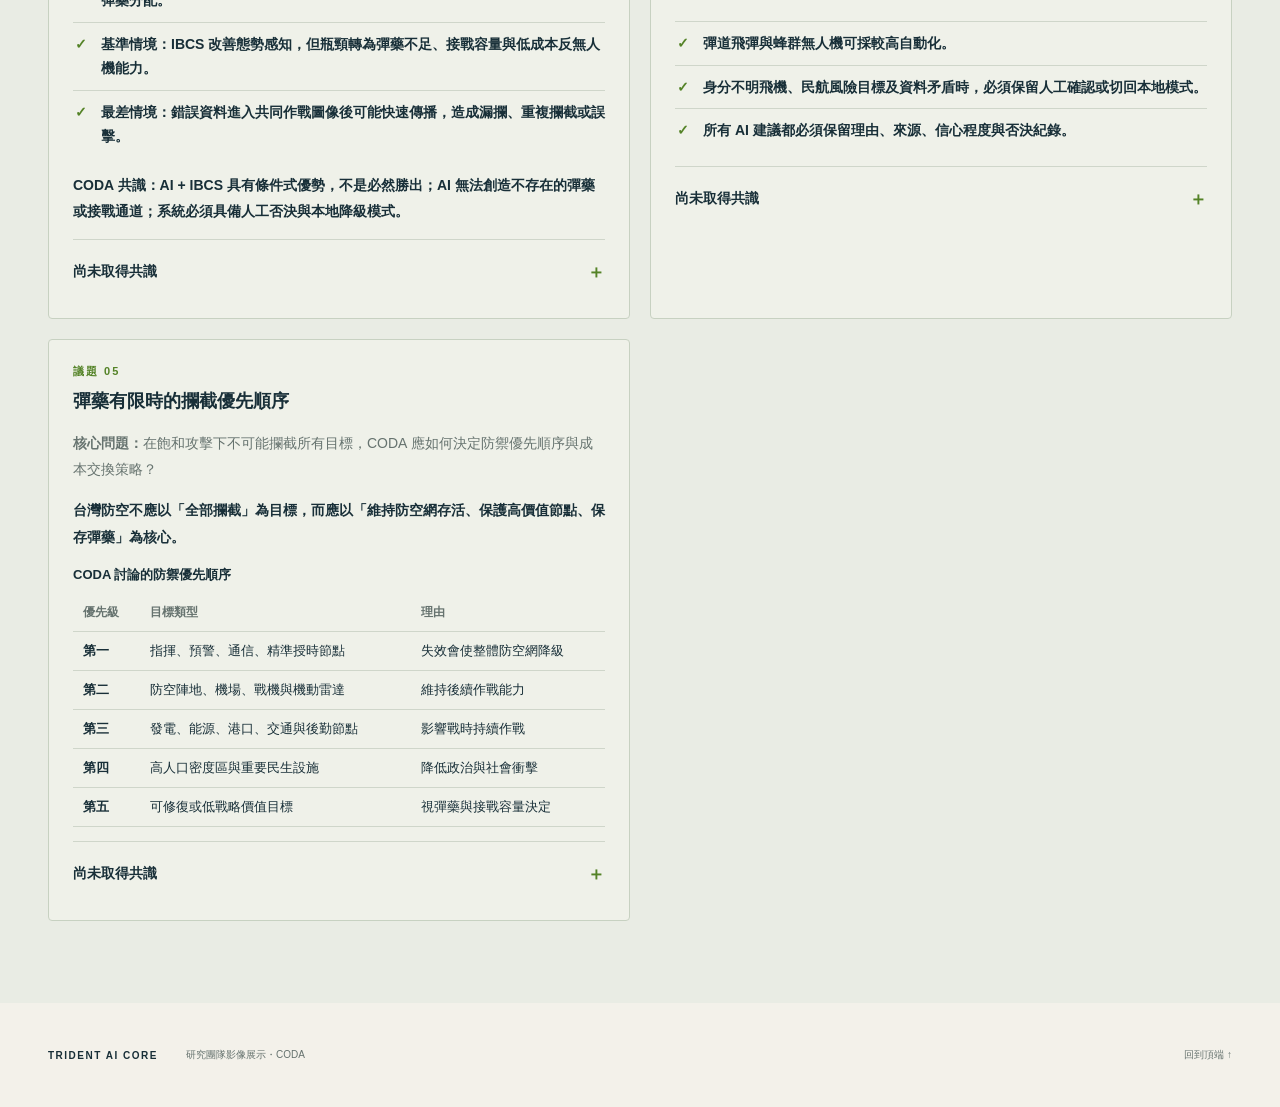
<file: coda.html>
<!doctype html>
<html lang="zh-Hant">
<head>
  <meta charset="utf-8">
  <meta name="viewport" content="width=device-width, initial-scale=1">
  <meta name="description" content="Trident AI Core 研究團隊 CODA（Consensus Oriented Decision Agents）多代理共識決策系統：整合防空與飛彈防禦 IBCS 之研究及未來 AI 應用。">
  <meta name="color-scheme" content="light">
  <title>Trident AI Core｜CODA 多代理共識決策系統</title>
  <link rel="stylesheet" href="styles.css?v=16">
</head>
<body>
  <header class="site-header wrap">
    <a class="brand" href="./" aria-label="Trident AI Core 首頁"><img class="brand-logo" src="Trident%20AI%20Core%20LOGO/Logo-transparent.png" width="76" height="54" alt="Trident AI Core 研究團隊標誌"> TRIDENT AI CORE</a>
    <a class="nav-link" href="#coda-overview">瀏覽內容 <span aria-hidden="true">↓</span></a>
  </header>
  <main>
    <section class="hero wrap" aria-labelledby="page-title">
      <div class="eyebrow"><span></span> 2026 AI 應用工具競賽</div>
      <h1 id="page-title">CODA</h1>
      <p class="hero-subtitle"><span lang="en">Consensus Oriented Decision Agents</span> - 多代理共識決策系統</p>
      <div class="hero-bottom"><p>整合防空與飛彈防禦 IBCS 之研究及未來 AI 應用，以 CODA 多代理共識決策系統實作研究報告。</p></div>
    </section>
    <nav class="collection-nav" aria-label="影像展示入口">
      <div class="wrap collection-links">
        <a href="./">戰艦影像資料庫 <span aria-hidden="true">↗</span></a>
        <a href="yolo.html">YOLO 船艦辨識成果 <span aria-hidden="true">↗</span></a>
        <a href="aiwas.html">冠軍作品一：AIWAS <span aria-hidden="true">↗</span></a>
        <a href="coda.html" aria-current="page">冠軍作品二：CODA</a>
      </div>
    </nav>

    <div class="research-content aiwas-content"><div class="wrap">

      <section class="aiwas-feature" id="coda-overview" aria-labelledby="c01">
        <div class="aiwas-media"><img src="assets/coda/agents.jpg" width="1600" height="900" alt="CODA 多代理共識決策系統主視覺：一排 AI 代理人剪影"></div>
        <div class="aiwas-text">
          <div class="eyebrow" lang="en">Consensus Oriented Decision Agents</div>
          <h2 id="c01">CODA 多代理共識決策系統</h2>
          <p>CODA 透過多位具備不同專業與人格特性的 AI Agent 共同討論、交叉驗證，克服單一 AI 模型容易產生的「幻覺」或「思考盲區」。</p>
          <ul class="aiwas-checks"><li>多位 AI Agent 共同討論、交叉驗證</li><li>降低單一模型的幻覺與思考盲區</li><li>多輪討論後收斂為穩健的共識建議</li></ul>
        </div>
      </section>

      <section class="aiwas-feature coda-text-only" aria-labelledby="c02">
        <div class="aiwas-text">
          <div class="eyebrow">2026 年 AI Agent 的崛起</div>
          <h2 id="c02">從 OpenClaw 到 CODA 的前沿實踐</h2>
          <p>AI 正從單一模型問答，邁向自主執行能力的 Agentic AI 時代。</p>
          <ul class="aiwas-checks">
            <li>距離 ChatGPT 問世已有 4 年：經統計每 7 個月全球算力翻倍，迄今約 64 倍，AI 模型與功能進步神速。</li>
            <li>2026 年初 OpenClaw 崛起：AI 應用從早期單一模型，邁向具備本地端權限操作與多任務協作能力的 Agents 時代。</li>
            <li>國際 AI 巨頭重視：NVIDIA 推出以 OpenClaw 為基底的 NemoClaw；微軟於 2026 年 Build 開發者大會宣布 OpenClaw 正式支援 Windows 平台。</li>
            <li>Trident AI Core 團隊與國際 AI 科技同步：以 OpenClaw 代理工具為基礎，展開共識決策機制 CODA 架構，已於 2026 年 4 月上線。</li>
            <li>實現 AI vs AI 的對話：多 AI Agent 互動化及展示。</li>
          </ul>
        </div>
      </section>

      <section class="aiwas-feature" aria-labelledby="c03">
        <div class="aiwas-media is-portrait"><img src="assets/coda/discussion.jpg" width="540" height="1170" loading="lazy" alt="CODA 手機介面：射手座 Agent 的人格特性與能力分層檔案"></div>
        <div class="aiwas-text">
          <div class="eyebrow">CODA 軍事專家團隊</div>
          <h2 id="c03">12 位 AI 軍事專家討論內容具現化</h2>
          <p>模擬多元化戰略參謀團隊：每位 Agent 具備不同人格特性與軍事專業領域。</p>
          <ul class="aiwas-checks">
            <li>多角度分析：任務目標、威脅情勢、資源條件</li>
            <li>分工協力：依照不同專業、並行執行任務</li>
            <li>多元互動模式：交叉質疑、觀點補強、推論修正</li>
            <li>決策黑箱透明化：讓使用者了解決策過程，加強思考</li>
            <li>決策機制：紅隊演練、金絲雀測試、第十人原則</li>
            <li>收斂成為共識：透過多輪討論形成穩健建議</li>
          </ul>
        </div>
      </section>

      <section class="coda-block" aria-labelledby="c04">
        <div class="eyebrow">CODA 決策機制</div>
        <h2 id="c04">金絲雀偵測、紅隊演練與第十人原則</h2>
        <div class="research-topic-grid">
          <article class="research-topic"><h3>金絲雀偵測</h3><p>當推論出現矛盾、假設過於樂觀時，系統自動發出早期警訊，避免錯誤資訊被放大。</p></article>
          <article class="research-topic"><h3>紅隊演練</h3><p>特定代理人模擬敵方行動，挑戰方案合理性，對決策進行壓力測試，提升方案穩健性。</p></article>
          <article class="research-topic"><h3>第十人原則</h3><p>即使大多數人支持，仍保留挑戰性異議角色提出不同觀點，防止群體盲從偏差。</p></article>
        </div>
      </section>

      <section class="aiwas-feature" aria-labelledby="c05">
        <div class="aiwas-media"><a href="assets/coda/architecture.jpg" class="coda-zoom"><img src="assets/coda/architecture.jpg" width="1600" height="900" loading="lazy" alt="CODA 元件關係圖：使用者、CODA 核心、12 位 Agent、OpenAI API 與 LINE 輸出之間的關係"></a></div>
        <div class="aiwas-text">
          <div class="eyebrow">系統架構及功能擴展</div>
          <h2 id="c05">CODA 元件關係圖</h2>
          <p>架構圖看起來複雜，原理其實很簡單：</p>
          <ul class="aiwas-checks">
            <li>Prompt 皆寫在 CODA 的程式碼中。</li>
            <li>指令流程：使用者 → CODA → 12 星座 Agent Prompt → 經由 API 送至 LLM（OpenAI）→ 回傳 CODA → 使用者，各自發表意見。</li>
            <li>討論紀錄：每位 Agent 送出的 Prompt 除了自身描述，還包含先前每位 Agent 的發言，可點名、支持、反對、回覆與解釋。</li>
            <li>最後由調度官進行總結，生成報告。</li>
          </ul>
        </div>
      </section>

      <section class="aiwas-feature" aria-labelledby="c06">
        <div class="aiwas-media"><a href="assets/coda/convergence.jpg" class="coda-zoom"><img src="assets/coda/convergence.jpg" width="1600" height="900" loading="lazy" alt="CODA 決策收斂流程圖：情報搜尋、12 位 Agent 分工研習、多輪交叉討論、決策機制與反證校驗、立場決定與決策收斂"></a></div>
        <div class="aiwas-text">
          <div class="eyebrow">系統架構及功能擴展</div>
          <h2 id="c06">決策收斂流程</h2>
          <ol class="coda-flow">
            <li><strong>情報搜尋</strong>：Wikipedia、Brave Search、Semantic Scholar、OpenAlex；搜尋結果去重、來源分級、交叉驗證。</li>
            <li><strong>12 位 Agent 分工研習</strong>：戰略與政策、作戰與技術、情報與風險、後勤與執行；各自閱讀資料、提取證據、形成初步觀點。</li>
            <li><strong>多輪交叉討論</strong>：提出主張、引用證據、支持或反駁、修正觀點，由調度官管理議題與發言順序。</li>
            <li><strong>決策機制與反證校驗</strong>：立場分類、共識程度與主要分歧、金絲雀偵測、第十人原則；重大風險或矛盾時回饋至討論迴圈。</li>
            <li><strong>立場決定與決策收斂</strong>：形成最終共識立場、決策結論、成立條件、主要風險與後續行動，產出會議記錄 PDF 並保存知識。</li>
          </ol>
        </div>
      </section>

      <section class="coda-block" aria-labelledby="c07">
        <div class="eyebrow">實作報告</div>
        <h2 id="c07">以 CODA 研究整合防空與飛彈防禦戰鬥指揮系統 IBCS</h2>
        <ol class="research-steps coda-steps">
          <li><h3>分工搜尋、集中資料</h3><p>依不同專業領域與軍事職能自動產生關鍵字分頭搜尋，並在本機端建立資料庫結合資料。</p></li>
          <li><h3>討論具現化</h3><p>使用 OpenClaw 擴充插件連接 LINE API，以群組對話呈現 Agents 討論，隨時可生成 PPT、PDF。</p></li>
          <li><h3>生成報告與圖表</h3><p>依 Agents 討論建議產生報告架構與章節、依需求產生圖表，必要時進行兵棋推演，洞悉實際缺口。</p></li>
          <li><h3>12 位 Agents 驗證</h3><p>各 Agent 研習報告並針對各章節交互討論，進行客觀、多角度、嚴謹驗證，最終交由使用者微調。</p></li>
        </ol>
        <dl class="coda-stats" aria-label="報告規模">
          <div><dt>章節</dt><dd>11</dd></div>
          <div><dt>文本頁數</dt><dd>180</dd></div>
          <div><dt>表格</dt><dd>12</dd></div>
          <div><dt>圖像</dt><dd>49</dd></div>
          <div><dt>文字</dt><dd>約五萬餘字</dd></div>
        </dl>
      </section>

      <section class="coda-block" aria-labelledby="c08">
        <div class="eyebrow">Agents 研究分析</div>
        <h2 id="c08">IBCS 研究內容</h2>
        <div class="coda-gallery">
          <figure><a href="assets/coda/ibcs-iamd.jpg" class="coda-zoom"><img src="assets/coda/ibcs-iamd.jpg" width="1536" height="1024" loading="lazy" alt="IAMD 整體概念資訊圖"></a><figcaption><h3>IAMD 整體概念</h3><p>整合感測器、整合射手、整合指揮管制、建立共同作戰圖像、提升整體防空韌性。</p></figcaption></figure>
          <figure><a href="assets/coda/ibcs-concept.jpg" class="coda-zoom"><img src="assets/coda/ibcs-concept.jpg" width="1536" height="1024" loading="lazy" alt="IBCS 系統核心理念資訊圖"></a><figcaption><h3>IBCS 系統核心理念</h3><p>IAMD 概念的實質系統：戰鬥指揮系統、整合火力控制網路、共同作戰圖像、感測器與射手整合。</p></figcaption></figure>
          <figure><a href="assets/coda/ibcs-components.jpg" class="coda-zoom"><img src="assets/coda/ibcs-components.jpg" width="1536" height="1024" loading="lazy" alt="IBCS 主要組成資訊圖"></a><figcaption><h3>IBCS 主要組成</h3><p>感測器層（眼睛）、指揮管制層（大腦）、射手與攔截武器層（拳頭）、資料鏈及火控網路（神經系統）、操作介面與人機互動（靈魂）。</p></figcaption></figure>
          <figure><a href="assets/coda/ibcs-ifcn.jpg" class="coda-zoom"><img src="assets/coda/ibcs-ifcn.jpg" width="1536" height="1024" loading="lazy" alt="Integrated Fire Control Network 分析資訊圖"></a><figcaption><h3>EOC 交戰作戰中心／IFCN 火控網路</h3><p>Link-16 即時資料鏈、網狀資料傳輸架構、節點互聯資料共享、射控品質資料交換、網路韌性與自我修復能力。</p></figcaption></figure>
          <figure><a href="assets/coda/ibcs-fusion.jpg" class="coda-zoom"><img src="assets/coda/ibcs-fusion.jpg" width="1536" height="1024" loading="lazy" alt="IBCS 資料融合機制資訊圖"></a><figcaption><h3>IBCS 的資料融合機制</h3><p>多感測器融合概念、多雷達資料整合、目標軌跡融合、目標識別與分類、共同作戰圖像生成。</p></figcaption></figure>
          <figure><a href="assets/coda/ibcs-decision.jpg" class="coda-zoom"><img src="assets/coda/ibcs-decision.jpg" width="1600" height="900" loading="lazy" alt="IBCS 指揮決策流程資訊圖"></a><figcaption><h3>IBCS 的指揮決策流程</h3><p>偵測、追蹤、識別、威脅評估、武器分配、接戰與效果評估。</p></figcaption></figure>
        </div>
      </section>

      <section class="coda-block" aria-labelledby="c09">
        <div class="eyebrow">CODA 討論議題</div>
        <h2 id="c09">多代理討論結論</h2>
        <div class="coda-issues">
          <article class="coda-issue">
            <div class="coda-issue-no">議題 01</div>
            <h3>假設第一島鏈協同感測網</h3>
            <p class="coda-q"><strong>核心問題：</strong>資料鏈共享能否降低防空感測缺口？</p>
            <p class="coda-a">真正價值是建立跨區域感測冗餘，而非保證「完全無缺口」。</p>
            <ul class="aiwas-checks"><li>可帶來的改善：提高航跡連續性、降低單一雷達或指揮節點失效的影響、擴大預警範圍。</li><li>必要條件：政治授權、共同資料標準、安全閘道、時間同步、身分識別與交戰規則。</li><li>失敗條件：共享延遲或中止、資料精度不足、假軌跡污染、盟軍資料不得用於射控。</li></ul>
            <details><summary>尚未取得共識</summary><ul><li>盟軍資料能否達到射控品質，而不只是態勢感知？</li><li>戰時資料釋出速度是否能符合台灣極短預警時間？</li><li>外援中止後，台灣能否立即切回本地分散式作戰？</li></ul></details>
          </article>
          <article class="coda-issue">
            <div class="coda-issue-no">議題 02</div>
            <h3>台灣導入 IBCS 現況缺口與最大改善</h3>
            <p class="coda-a">最大改善不是飛彈射程，而是建立「網路化防空資源池」。</p>
            <ol class="coda-pool"><li><strong>共同空情</strong>整合航跡與目標身分</li><li><strong>交戰協調</strong>提供武器分配建議</li><li><strong>有限接戰</strong>僅開放通過認證的組合</li><li><strong>聯盟閘道</strong>接收經篩選之外部資料</li><li><strong>AI 輔助</strong>人類保留授權與否決權</li></ol>
            <ul class="aiwas-checks"><li>CODA 建議：採「本土核心、相容 IBCS、漸進整合、保留分散降級能力」的混合架構。</li><li>主要風險：美方介面釋出、國產系統認證、軟體更新、資安與對外技術依賴。</li></ul>
          </article>
          <article class="coda-issue">
            <div class="coda-issue-no">議題 03</div>
            <h3>高密度複合威脅：兵棋推演多觀點模擬</h3>
            <p class="coda-q"><strong>設定：</strong>比較現有架構、IBCS 與 AI + IBCS 在中度飽和、高度飽和與多領域攻擊三種情境下的韌性、持續性及決策風險。</p>
            <ul class="aiwas-checks"><li>最佳情境：資料可信且網路正常時，AI + IBCS 可減少重複接戰、改善威脅排序與彈藥分配。</li><li>基準情境：IBCS 改善態勢感知，但瓶頸轉為彈藥不足、接戰容量與低成本反無人機能力。</li><li>最差情境：錯誤資料進入共同作戰圖像後可能快速傳播，造成漏攔、重複攔截或誤擊。</li></ul>
            <p class="coda-a">CODA 共識：AI + IBCS 具有條件式優勢，不是必然勝出；AI 無法創造不存在的彈藥或接戰通道；系統必須具備人工否決與本地降級模式。</p>
            <details><summary>尚未取得共識</summary><ul><li>AI 自主權應設定到什麼程度？</li><li>中央整合是否會放大共同故障？</li><li>是否應放棄低優先目標以保存彈藥？</li></ul></details>
          </article>
          <article class="coda-issue">
            <div class="coda-issue-no">議題 04</div>
            <h3>AI 防空決策的授權邊界</h3>
            <p class="coda-q"><strong>核心問題：</strong>在極短預警時間下，台灣防空系統應採 Human-in-the-Loop、Human-on-the-Loop，還是有限度 Human-out-of-the-Loop？</p>
            <p class="coda-a">AI 不應被設計成單一「全自動或全人工」模式，而應依威脅類型、目標身分可信度、攻擊速度及戰場區域採分級授權。</p>
            <ul class="aiwas-checks"><li>彈道飛彈與蜂群無人機可採較高自動化。</li><li>身分不明飛機、民航風險目標及資料矛盾時，必須保留人工確認或切回本地模式。</li><li>所有 AI 建議都必須保留理由、來源、信心程度與否決紀錄。</li></ul>
            <details><summary>尚未取得共識</summary><ul><li>人類否決時間應設定幾秒才有實質意義？</li><li>AI 建議錯誤時，責任由誰承擔？</li><li>戰時是否可預先授權 AI 在特定空域自動接戰？</li></ul></details>
          </article>
          <article class="coda-issue">
            <div class="coda-issue-no">議題 05</div>
            <h3>彈藥有限時的攔截優先順序</h3>
            <p class="coda-q"><strong>核心問題：</strong>在飽和攻擊下不可能攔截所有目標，CODA 應如何決定防禦優先順序與成本交換策略？</p>
            <p class="coda-a">台灣防空不應以「全部攔截」為目標，而應以「維持防空網存活、保護高價值節點、保存彈藥」為核心。</p>
            <div class="coda-table-wrap"><table class="coda-table">
              <caption>CODA 討論的防禦優先順序</caption>
              <thead><tr><th scope="col">優先級</th><th scope="col">目標類型</th><th scope="col">理由</th></tr></thead>
              <tbody>
                <tr><th scope="row">第一</th><td>指揮、預警、通信、精準授時節點</td><td>失效會使整體防空網降級</td></tr>
                <tr><th scope="row">第二</th><td>防空陣地、機場、戰機與機動雷達</td><td>維持後續作戰能力</td></tr>
                <tr><th scope="row">第三</th><td>發電、能源、港口、交通與後勤節點</td><td>影響戰時持續作戰</td></tr>
                <tr><th scope="row">第四</th><td>高人口密度區與重要民生設施</td><td>降低政治與社會衝擊</td></tr>
                <tr><th scope="row">第五</th><td>可修復或低戰略價值目標</td><td>視彈藥與接戰容量決定</td></tr>
              </tbody>
            </table></div>
            <details><summary>尚未取得共識</summary><ul><li>人口密集區與軍事節點衝突時，誰優先？</li><li>哪些目標可以被「放過」？</li><li>第一波消耗大量彈藥後，第二波如何重新排序？</li></ul></details>
          </article>
        </div>
      </section>

    </div></div>
  </main>
  <footer class="wrap"><span class="footer-brand">TRIDENT AI CORE</span><span>研究團隊影像展示・CODA</span><a href="#page-title">回到頂端 ↑</a></footer>
</body>
</html>
</file>
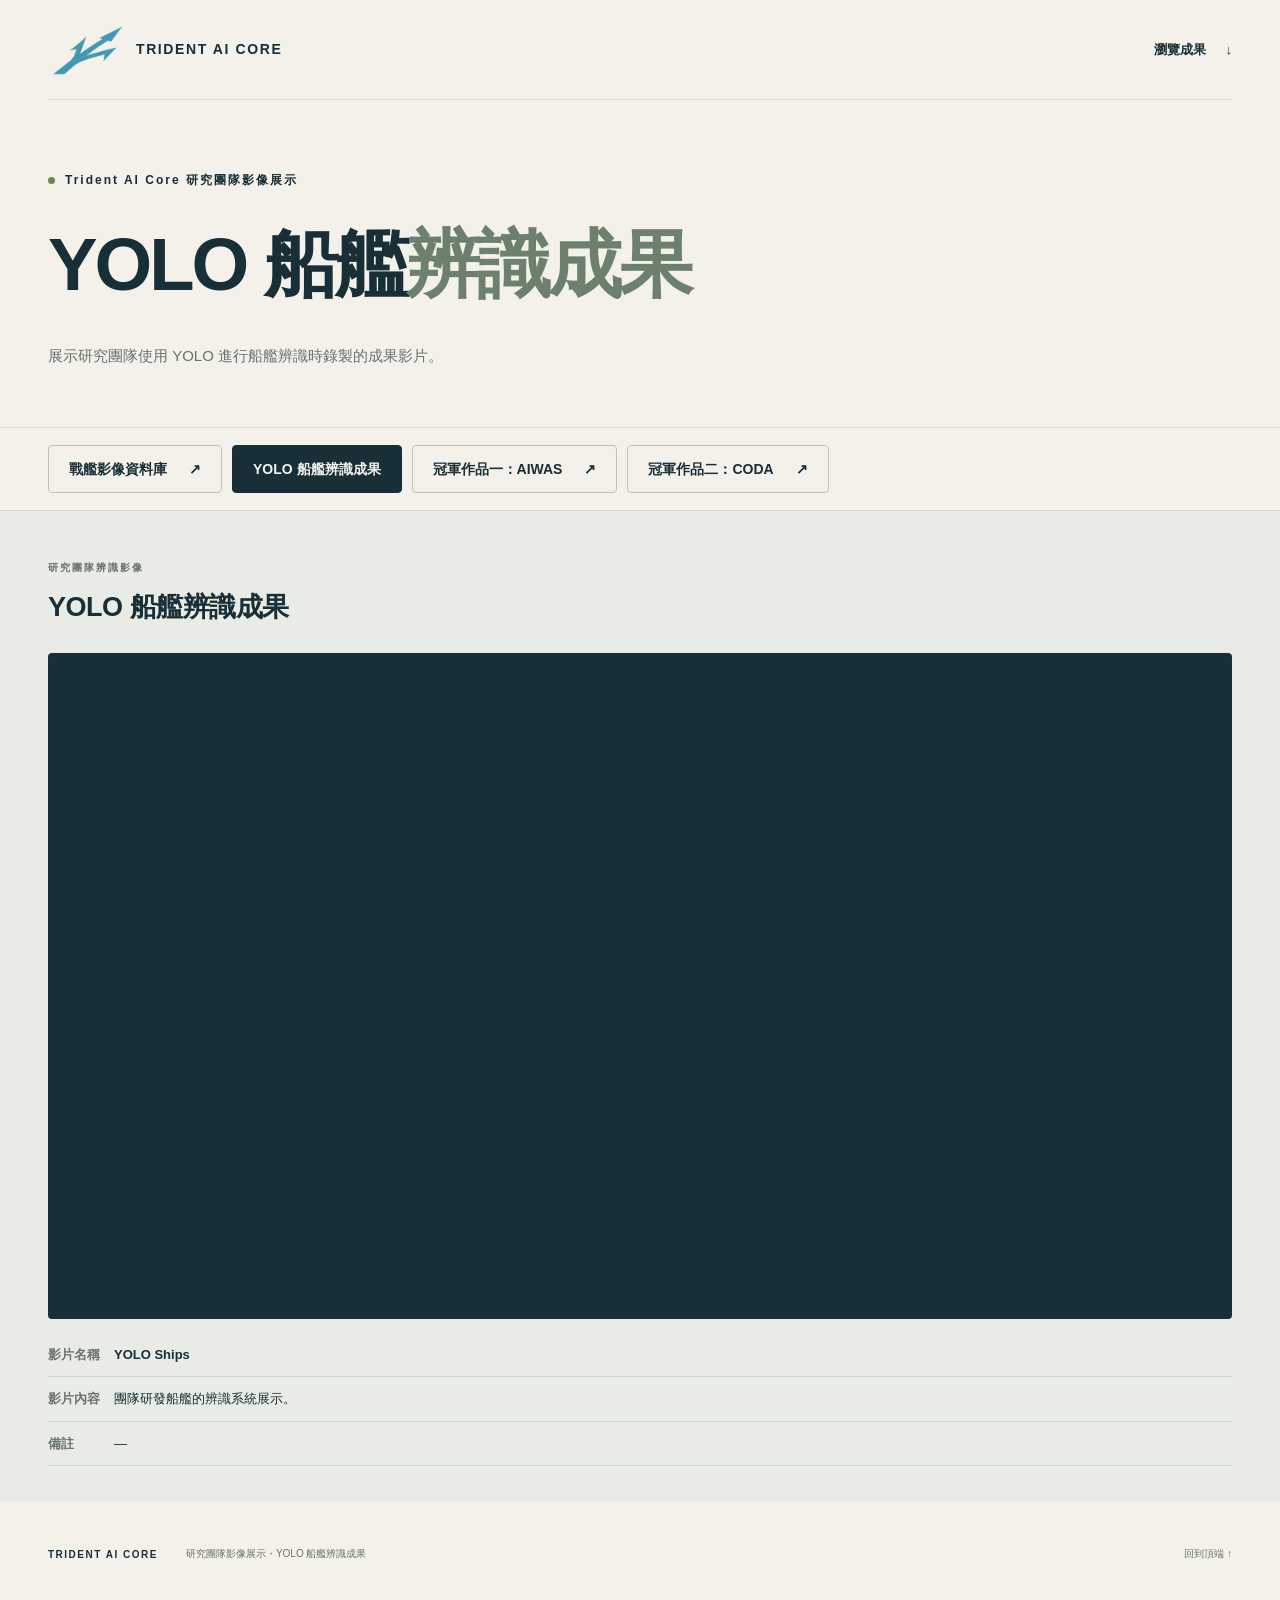
<file: yolo.html>
<!doctype html>
<html lang="zh-Hant">
<head>
  <meta charset="utf-8">
  <meta name="viewport" content="width=device-width, initial-scale=1">
  <meta name="description" content="Trident AI Core 研究團隊自製船艦遊戲的 YOLO 辨識展示影片。">
  <meta name="color-scheme" content="light">
  <title>Trident AI Core｜YOLO 船艦辨識成果</title>
  <link rel="stylesheet" href="styles.css?v=16">
  <script src="yolo-videos.js?v=1" defer></script>
  <script src="app.js?v=2" defer></script>
</head>
<body>
  <header class="site-header wrap">
    <a class="brand" href="./" aria-label="Trident AI Core 首頁"><img class="brand-logo" src="Trident%20AI%20Core%20LOGO/Logo-transparent.png" width="76" height="54" alt="Trident AI Core 研究團隊標誌"> TRIDENT AI CORE</a>
    <a class="nav-link" href="#results">瀏覽成果 <span aria-hidden="true">↓</span></a>
  </header>
  <main>
    <section class="hero wrap" aria-labelledby="page-title">
      <div class="eyebrow"><span></span> Trident AI Core 研究團隊影像展示</div>
      <h1 id="page-title">YOLO 船艦<span>辨識成果</span></h1>
      <div class="hero-bottom"><p>展示研究團隊使用 YOLO 進行船艦辨識時錄製的成果影片。</p></div>
    </section>
    <nav class="collection-nav" aria-label="影像展示入口">
      <div class="wrap collection-links">
        <a href="./">戰艦影像資料庫 <span aria-hidden="true">↗</span></a>
        <a href="yolo.html" aria-current="page">YOLO 船艦辨識成果</a>
        <a href="aiwas.html">冠軍作品一：AIWAS <span aria-hidden="true">↗</span></a>
        <a href="coda.html">冠軍作品二：CODA <span aria-hidden="true">↗</span></a>
      </div>
    </nav>
    <section class="gallery-section" id="results" aria-labelledby="results-title">
      <div class="wrap">
        <div class="section-heading"><div><div class="eyebrow">研究團隊辨識影像</div><h2 id="results-title">YOLO 船艦辨識成果</h2></div></div>
        <div class="video-grid yolo-grid" id="video-grid"></div>
        <noscript><p class="noscript-note">請啟用 JavaScript，以顯示影片展示欄位。</p></noscript>
      </div>
    </section>
  </main>
  <footer class="wrap"><span class="footer-brand">TRIDENT AI CORE</span><span>研究團隊影像展示・YOLO 船艦辨識成果</span><a href="#page-title">回到頂端 ↑</a></footer>
</body>
</html>
</file>
<file: styles.css>
@charset "UTF-8";
.research-stage{border-top:1px solid #cfd6ca;padding:32px 0}.research-topic-grid{display:grid;grid-template-columns:repeat(3,minmax(0,1fr));gap:18px;margin-top:24px}.research-topic{min-width:0;padding:24px;border:1px solid #c7d1c1;border-radius:4px;background:#eff1e9;overflow-wrap:anywhere}.research-topic h3,.research-steps h3{font-size:17px;line-height:1.6;margin:0 0 12px}.research-topic p{margin:0 0 16px}.research-topic a{display:inline-flex;align-items:center;gap:10px;min-height:44px;font-size:13px;font-weight:700;text-decoration:underline;text-underline-offset:4px}.research-steps{display:grid;grid-template-columns:repeat(3,minmax(0,1fr));gap:28px;margin:24px 0 0;padding-left:24px}.research-steps li{min-width:0;padding-left:5px;overflow-wrap:anywhere}.research-steps li::marker{color:var(--muted);font-weight:700}.research-steps p{margin:0}@media(max-width:800px){.research-topic-grid,.research-steps{grid-template-columns:minmax(0,1fr)}.research-topic{padding:22px}.research-steps{gap:22px}}
.video-grid.yolo-grid{margin-top:28px;grid-template-columns:minmax(0,1fr);width:100%;max-width:calc((100vh - 180px) * 16 / 9);margin-inline:auto}@media(max-width:600px){.video-grid.yolo-grid{max-width:none}}
.research-content{background:#e9ece4;border-top:1px solid var(--line);padding:42px 0}.research-overview{max-width:780px;padding-bottom:32px}.research-content h2{font-size:clamp(22px,2.4vw,30px);line-height:1.5;margin:12px 0 18px;overflow-wrap:anywhere}.research-content p{font-size:14px;line-height:1.9;color:var(--muted);overflow-wrap:anywhere}.research-media-section{display:grid;grid-template-columns:minmax(0,1fr) minmax(0,1fr);gap:34px;align-items:center;border-top:1px solid #cfd6ca;padding:32px 0}.research-media{aspect-ratio:16/9;display:flex;flex-direction:column;align-items:center;justify-content:center;padding:20px;background:#dfe6dc;border:1px dashed #849b91;border-radius:4px}.research-media>span{font-size:36px;color:var(--muted)}.research-media p{font-weight:700;color:var(--ink);margin:12px 0 0}.redacted-grid{display:grid;grid-template-columns:repeat(3,minmax(0,1fr));gap:18px;border-top:1px solid #cfd6ca;padding-top:32px}.redacted-panel{padding:48px 16px;text-align:center;font-size:26px;letter-spacing:6px;color:var(--muted);border:1px solid #c7d1c1;border-radius:4px;min-width:0}.research-media-section>*{min-width:0}@media(max-width:800px){.research-media-section,.redacted-grid{grid-template-columns:minmax(0,1fr)}.research-media-section{gap:22px}.redacted-panel{padding:30px 16px}}@supports not (aspect-ratio:16/9){.research-media{min-height:200px}}
.collection-nav{border-top:1px solid var(--line);background:var(--paper);padding:17px 0}.collection-links{display:flex;flex-wrap:wrap;gap:10px}.collection-links a{display:inline-flex;align-items:center;justify-content:center;gap:22px;min-height:48px;max-width:100%;padding:11px 20px;border:1px solid #b9c5bc;border-radius:4px;font-size:14px;font-weight:700;line-height:1.6;transition:background-color .15s,color .15s}.collection-links a:hover{background:#e3e8dc}.collection-links a[aria-current="page"]{background:var(--ink);border-color:var(--ink);color:var(--paper)}.collection-links a:focus-visible{outline:3px solid #548327;outline-offset:4px}.results-empty{margin-top:30px;padding:50px 24px;text-align:center;border:1px dashed #aebdac;border-radius:4px}.empty-mark{display:block;font-size:32px;color:var(--muted)}.results-empty h3{font-size:20px;margin:14px 0}.results-empty p{font-size:14px;line-height:1.8;color:var(--muted);margin:0}@media(max-width:600px){.collection-links a{flex:1 1 230px;font-size:13px;padding:11px 14px}.results-empty{padding:36px 18px}.results-empty h3{font-size:18px}}
.hero-subtitle{margin:-10px 0 30px;max-width:100%;font-size:clamp(16px,2vw,24px);font-weight:500;line-height:1.6;letter-spacing:.025em;color:var(--muted);overflow-wrap:break-word}
.brand-logo{display:block;width:76px;height:auto;object-fit:contain;border-radius:3px}@media(max-width:600px){.brand-logo{width:52px}}
:root{--ink:#182f38;--paper:#f3f1ea;--muted:#66736f;--line:#d8dcd3;--accent:#d1ee9d}
*{box-sizing:border-box}html{scroll-behavior:smooth;scroll-padding-top:24px}body{margin:0;background:var(--paper);color:var(--ink);font-family:"Noto Sans TC","Microsoft JhengHei",sans-serif;-webkit-font-smoothing:antialiased}a{color:inherit;text-decoration:none}a:focus-visible{outline:3px solid #548327;outline-offset:7px}.wrap{width:min(1240px,calc(100% - 96px));margin-inline:auto}.site-header{height:100px;display:flex;align-items:center;justify-content:space-between;border-bottom:1px solid var(--line)}.brand{display:flex;align-items:center;gap:12px;font-size:14px;font-weight:800;letter-spacing:1.6px}.brand-mark{display:grid;place-items:center;width:33px;height:35px;background:var(--ink);color:var(--accent);font-size:29px;line-height:1;transform:skew(-9deg);letter-spacing:-4px;padding-right:4px}.nav-link{font-size:13px;font-weight:600}.nav-link span{margin-left:20px}.hero{padding-block:70px 56px}.eyebrow{display:flex;align-items:center;gap:10px;font-size:12px;font-weight:700;letter-spacing:2px}.eyebrow>span{width:7px;height:7px;background:#648b43;border-radius:50%}h1{font-size:clamp(44px,5.8vw,78px);line-height:1.28;letter-spacing:-3px;margin:27px 0 30px;font-weight:750}h1 span{color:#6d806e}.hero-bottom{display:flex;align-items:end;justify-content:space-between;gap:30px}.hero-bottom p{max-width:460px;font-size:15px;line-height:1.9;color:var(--muted);margin:0}.browse-link{flex-shrink:0;border-bottom:1px solid var(--ink);padding-bottom:12px;font-size:14px;font-weight:700}.browse-link span{margin-left:50px}.gallery-section{background:#e9ece4;padding:48px 0 36px;border-top:1px solid var(--line)}.section-heading{display:flex;align-items:center;justify-content:space-between;gap:20px}.section-heading .eyebrow{font-size:10px;color:var(--muted);letter-spacing:2px}h2{margin:13px 0 0;font-size:27px;letter-spacing:-.5px}.test-label{border:1px solid #bec9b9;padding:8px 13px;border-radius:30px;font-size:11px;white-space:nowrap;color:#52654f}.gallery-note{font-size:13px;line-height:1.8;color:var(--muted);margin:18px 0 30px}.video-grid{display:grid;grid-template-columns:repeat(3,minmax(0,1fr));gap:32px 22px}.video-card{min-width:0}.video-media{aspect-ratio:16/9;position:relative;overflow:hidden;background:#172f39;border-radius:4px}.video-media iframe{display:block;width:100%;height:100%;border:0;position:absolute;inset:0}.placeholder{display:grid;place-items:center;background-image:radial-gradient(ellipse at 75% 10%,#35515a 0,transparent 65%),linear-gradient(125deg,#13252e,#203c46)}.placeholder:after{content:"";position:absolute;inset:0;opacity:.15;background-image:linear-gradient(#a8c2be 1px,transparent 1px),linear-gradient(90deg,#a8c2be 1px,transparent 1px);background-size:32px 32px;transform:perspective(250px) rotateX(50deg) scale(1.8);transform-origin:center bottom;pointer-events:none}.slot-number{position:absolute;top:16px;left:18px;font-size:11px;letter-spacing:2px;color:#b1c9c8;z-index:1}.slot-status{position:absolute;bottom:16px;left:18px;color:#d8e5dc;font-size:11px;letter-spacing:1.5px;z-index:1}.slot-status:before{content:"";display:inline-block;width:5px;height:5px;border:1px solid #b2c6bb;border-radius:50%;margin-right:8px;vertical-align:1px}.wire-cube{width:65px;height:65px;position:relative;transform:rotate(-22deg) skew(10deg,10deg);z-index:1;opacity:.65}.wire-cube span{position:absolute;inset:0;border:1px solid #c7e6b6}.wire-cube span:nth-child(2){transform:translate(20px,-20px)}.wire-cube span:nth-child(3){transform:translate(10px,-10px);opacity:.3}.variation-1{background-color:#24333d;background-image:radial-gradient(ellipse at 20% 20%,#4a5559,transparent 70%),linear-gradient(120deg,#263942,#1c303b)}.variation-1 .wire-cube{transform:rotate(25deg) skew(-10deg,-10deg)}.variation-2{background-image:radial-gradient(ellipse at 60% 10%,#45594c,transparent 70%),linear-gradient(120deg,#203c3c,#19313a)}.variation-2 .wire-cube{transform:rotate(-45deg) scale(.9)}.card-info{padding:17px 1px 0}.card-info h3{margin:0;font-size:16px;font-weight:700}.card-info p{margin:9px 0 0;font-size:12px;line-height:1.8;color:var(--muted)}.viewing-note{display:flex;align-items:center;gap:14px;border-top:1px solid #cfd6ca;margin-top:38px;padding-top:22px;color:var(--muted)}.viewing-note p{font-size:11px;line-height:1.9;margin:0}.note-icon{font-size:20px}footer{display:flex;align-items:center;gap:28px;padding-block:30px;font-size:10px;color:var(--muted)}.footer-brand{font-weight:800;letter-spacing:1.5px;color:var(--ink)}footer a{margin-left:auto}.noscript-note{padding:20px;border:1px solid var(--muted)}
@media(min-width:1600px){.hero{padding-block:85px 70px}}
@media(max-width:1000px){.wrap{width:calc(100% - 56px)}.video-grid{grid-template-columns:repeat(2,minmax(0,1fr))}.hero{padding-top:50px}h1{font-size:60px}}
@media(max-width:600px){.wrap{width:calc(100% - 36px)}.site-header{height:78px}.brand{font-size:10px;letter-spacing:1px;gap:8px}.brand-mark{width:25px;height:28px;font-size:24px}.nav-link{font-size:11px}.nav-link span{margin-left:7px}.hero{padding-block:43px 35px}h1{font-size:43px;letter-spacing:-2px;margin:24px 0}.hero-bottom{align-items:start;flex-direction:column;gap:24px}.hero-bottom p{font-size:13px}.browse-link{font-size:12px}.gallery-section{padding-top:34px}h2{font-size:22px;line-height:1.5}.test-label{font-size:10px;padding:6px 9px}.video-grid{grid-template-columns:1fr;gap:27px}.gallery-note{font-size:12px}.viewing-note{align-items:start}footer{flex-wrap:wrap;gap:14px;font-size:10px}.footer-brand{width:100%}}
@media(prefers-reduced-motion:reduce){html{scroll-behavior:auto}}
.card-info{margin:0;padding:14px 0 0}.info-row{display:grid;grid-template-columns:4em minmax(0,1fr);gap:14px;padding:10px 0;border-bottom:1px solid #cfd6ca;font-size:13px;line-height:1.8}.info-row dt{font-weight:700;color:var(--muted)}.info-row dd{margin:0;min-width:0;white-space:pre-wrap;word-wrap:break-word;overflow-wrap:anywhere}.info-row:first-child dd{font-weight:700;color:var(--ink)}.brand,.nav-link,.browse-link,footer a{min-height:44px;display:inline-flex;align-items:center}.brand{flex-shrink:0}.eyebrow{line-height:1.7}.eyebrow>span{flex-shrink:0}
@supports not (aspect-ratio:16/9){.video-media:before{content:"";display:block;padding-top:56.25%}.placeholder{display:block}.placeholder .wire-cube{position:absolute;top:35%;left:40%}}
.aiwas-content{padding:16px 0 42px}.aiwas-feature{display:grid;grid-template-columns:minmax(0,1fr) minmax(0,1fr);gap:40px;align-items:center;padding:40px 0;border-top:1px solid #cfd6ca}.aiwas-feature:first-of-type{border-top:0}.aiwas-feature:nth-of-type(even) .aiwas-media{order:2}.aiwas-feature>*{min-width:0}.aiwas-media{overflow:hidden;border-radius:4px;background:var(--ink)}.aiwas-media video,.aiwas-media img{display:block;width:100%;height:auto}.aiwas-media video{aspect-ratio:16/9;object-fit:contain;background:#000}.aiwas-text .eyebrow{font-size:10px;color:var(--muted)}.aiwas-text h2{margin:10px 0 16px}.aiwas-text p{margin:0 0 12px}.aiwas-text a{color:var(--ink);font-weight:700;text-decoration:underline;text-underline-offset:4px}.aiwas-text strong{color:var(--ink)}.aiwas-checks{list-style:none;margin:18px 0 0;padding:0}.aiwas-checks li{position:relative;padding:9px 0 9px 28px;border-top:1px solid #cfd6ca;font-size:14px;line-height:1.75;font-weight:600;overflow-wrap:anywhere}.aiwas-checks li:before{content:"✓";position:absolute;left:2px;top:9px;color:#548327;font-weight:800}@media(max-width:900px){.aiwas-feature{grid-template-columns:minmax(0,1fr);gap:22px;padding:30px 0}.aiwas-feature:nth-of-type(even) .aiwas-media{order:0}}@supports not (aspect-ratio:16/9){.aiwas-media video{height:auto}}
.contact-link{gap:8px}.contact-icon{display:block;flex-shrink:0;width:18px;height:18px}@media(max-width:600px){.contact-icon{width:16px;height:16px}}
.award-title{display:flex;align-items:center;gap:clamp(16px,3vw,36px);margin:27px 0 30px}.award-title h1{margin:0}.award-trophy{display:block;flex-shrink:0;width:auto;height:clamp(96px,11vw,150px)}@media(max-width:600px){.award-title{margin:24px 0}.award-trophy{height:84px}}
.aiwas-media.is-portrait{max-width:300px;width:100%;justify-self:center;background:none}.coda-text-only{grid-template-columns:minmax(0,1fr)}.coda-text-only .aiwas-text{max-width:860px}.coda-zoom{display:block}.coda-zoom:focus-visible{outline:3px solid #548327;outline-offset:3px}.coda-block{border-top:1px solid #cfd6ca;padding:40px 0}.coda-block>.eyebrow{font-size:10px;color:var(--muted)}.coda-flow{margin:16px 0 0;padding-left:22px}.coda-flow li{padding:8px 0 8px 4px;border-top:1px solid #cfd6ca;font-size:14px;line-height:1.8;color:var(--muted);overflow-wrap:anywhere}.coda-flow strong{color:var(--ink)}.coda-flow li::marker{color:var(--ink);font-weight:800}.coda-steps{grid-template-columns:repeat(4,minmax(0,1fr))}.coda-stats{display:grid;grid-template-columns:repeat(5,minmax(0,1fr));gap:14px;margin:32px 0 0}.coda-stats>div{min-width:0;padding:18px 16px;border:1px solid #c7d1c1;border-radius:4px;background:#eff1e9}.coda-stats dt{font-size:12px;font-weight:700;color:var(--muted)}.coda-stats dd{margin:6px 0 0;font-size:clamp(20px,2.4vw,30px);font-weight:800;color:var(--ink);overflow-wrap:anywhere}.coda-gallery{display:grid;grid-template-columns:repeat(2,minmax(0,1fr));gap:26px;margin-top:24px}.coda-gallery figure{margin:0;min-width:0}.coda-gallery img{display:block;width:100%;height:auto;border-radius:4px;background:var(--ink)}.coda-gallery figcaption h3{font-size:16px;margin:14px 0 6px}.coda-gallery figcaption p{margin:0}.coda-issues{display:grid;grid-template-columns:repeat(2,minmax(0,1fr));gap:20px;margin-top:24px}.coda-issue{min-width:0;padding:24px;border:1px solid #c7d1c1;border-radius:4px;background:#eff1e9;overflow-wrap:anywhere}.coda-issue-no{font-size:11px;font-weight:800;letter-spacing:2px;color:#548327}.coda-issue h3{font-size:18px;line-height:1.6;margin:8px 0 12px}.coda-issue .coda-a{color:var(--ink);font-weight:700}.coda-issue details{margin-top:14px;border-top:1px solid #cfd6ca;padding-top:10px}.coda-issue summary{cursor:pointer;min-height:44px;display:flex;align-items:center;font-size:14px;font-weight:700}.coda-issue summary:focus-visible{outline:3px solid #548327;outline-offset:3px}.coda-issue details ul{margin:4px 0 0;padding-left:20px;font-size:14px;line-height:1.8;color:var(--muted)}.coda-pool{list-style:none;counter-reset:pool;display:grid;grid-template-columns:repeat(auto-fit,minmax(130px,1fr));gap:8px;margin:12px 0 0;padding:0}.coda-pool li{counter-increment:pool;padding:10px 12px;border:1px solid #c7d1c1;border-radius:4px;background:var(--paper);font-size:13px;line-height:1.6;color:var(--muted)}.coda-pool strong{display:block;color:var(--ink)}.coda-pool strong:before{content:counter(pool) ". "}.coda-table-wrap{overflow-x:auto;margin-top:14px}.coda-table{width:100%;border-collapse:collapse;font-size:13px;line-height:1.7}.coda-table caption{text-align:left;font-weight:700;padding-bottom:8px}.coda-table th,.coda-table td{padding:8px 10px;border-bottom:1px solid #cfd6ca;text-align:left;vertical-align:top}.coda-table thead th{color:var(--muted);font-size:12px}.coda-table tbody th{white-space:nowrap}@media(max-width:1000px){.coda-steps{grid-template-columns:repeat(2,minmax(0,1fr))}.coda-stats{grid-template-columns:repeat(3,minmax(0,1fr))}.coda-issues{grid-template-columns:minmax(0,1fr)}}@media(max-width:700px){.coda-gallery,.coda-steps{grid-template-columns:minmax(0,1fr)}.coda-stats{grid-template-columns:repeat(2,minmax(0,1fr))}.coda-issue{padding:20px}}
.coda-issue summary{list-style:none;justify-content:space-between;gap:12px}.coda-issue summary::-webkit-details-marker{display:none}.coda-issue summary:after{content:"＋";font-size:18px;color:#548327}.coda-issue details[open] summary:after{content:"－"}
</file>
